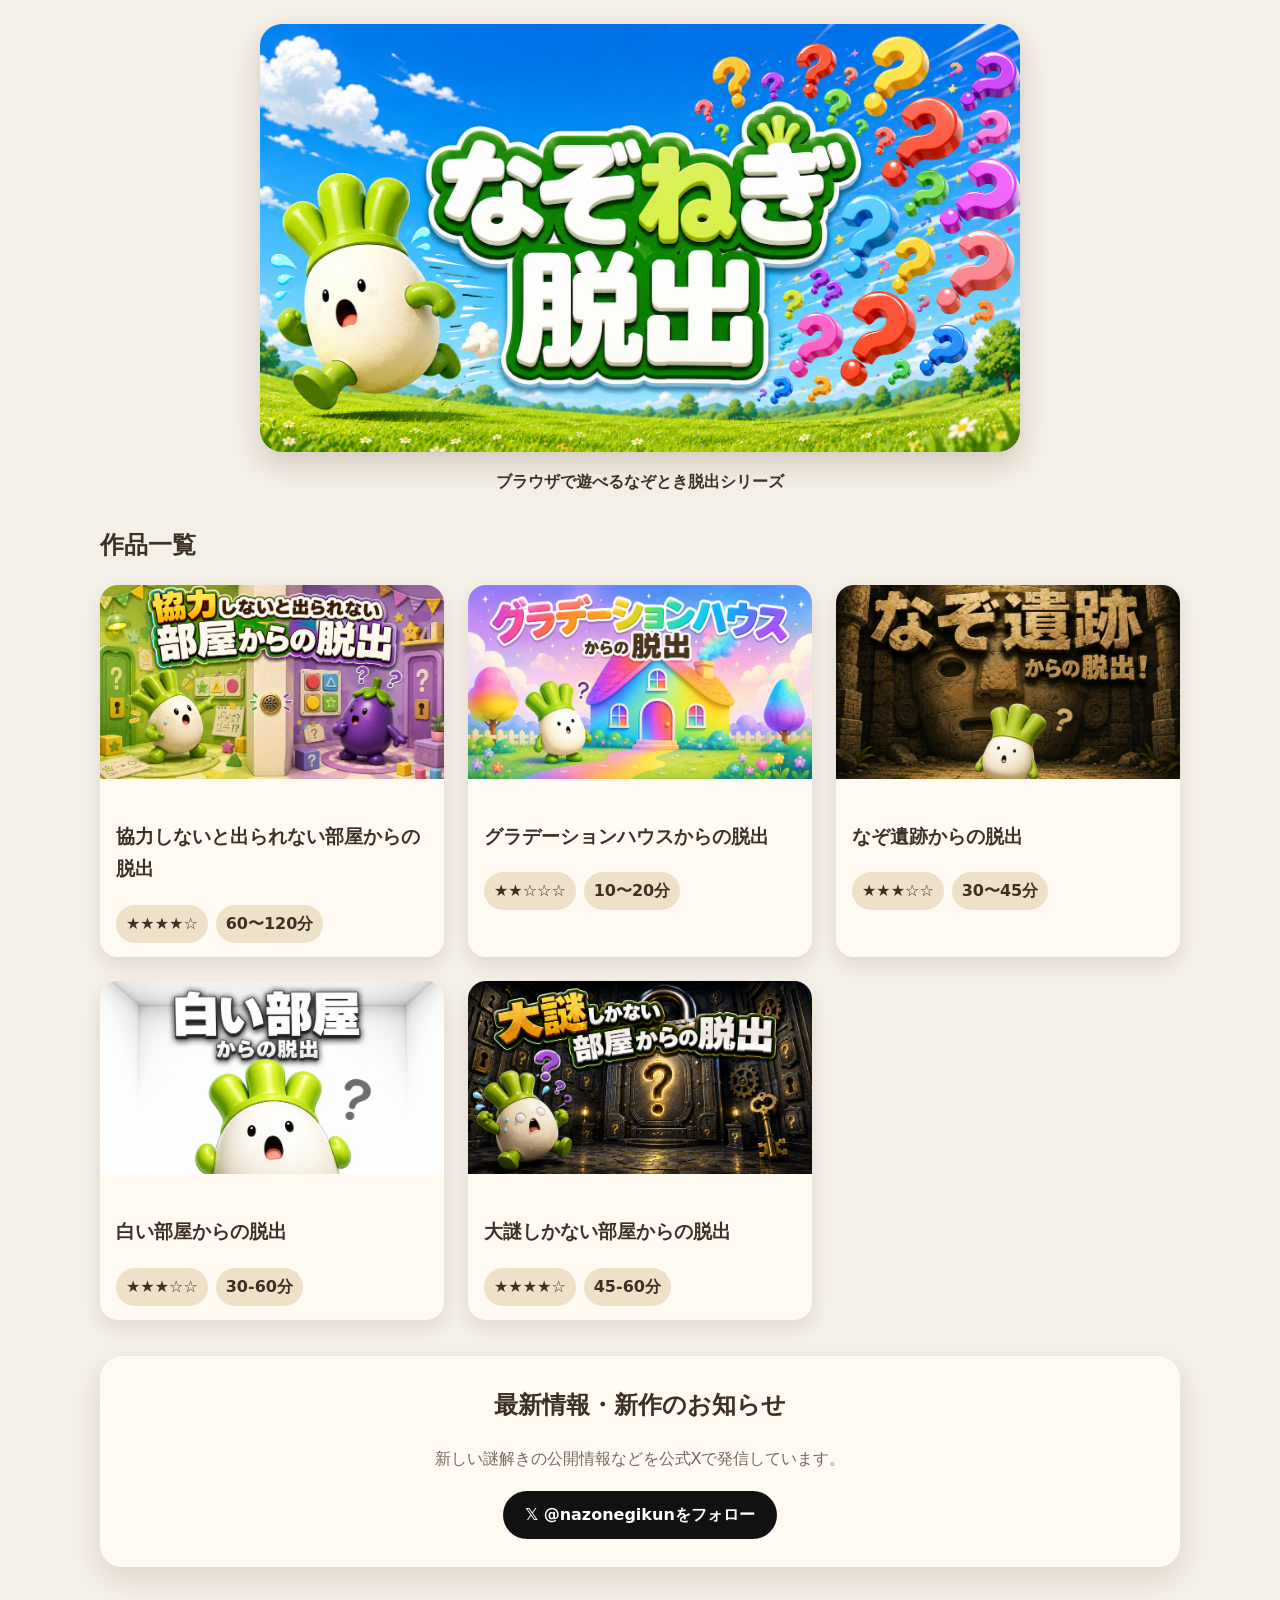
<file: index.html>
<!doctype html>
<html lang="ja">
<head>
  <meta charset="utf-8">
  <meta name="viewport" content="width=device-width,initial-scale=1">
  <link rel="icon" href="favicon.ico" sizes="any">
  <title>なぞねぎ脱出</title>
  <link rel="stylesheet" href="style.css">
</head>
<body>
  <main class="container">
    <header class="hero">
      <h1 class="hero-title">
        <img src="image/home-title.png" alt="なぞねぎ脱出">
      </h1>
      <p>ブラウザで遊べるなぞとき脱出シリーズ</p>
    </header>

    <h2>作品一覧</h2>
    <div id="workList" class="works"></div>

    <section class="x-card" aria-labelledby="x-card-title">
      <h2 id="x-card-title">最新情報・新作のお知らせ</h2>
      <p>新しい謎解きの公開情報などを公式Xで発信しています。</p>
      <a
        class="x-link"
        href="https://x.com/nazonegikun"
        target="_blank"
        rel="noopener noreferrer"
      >𝕏 @nazonegikunをフォロー</a>
    </section>
  </main>
  <script src="script.js"></script>
</body>
</html>
</file>
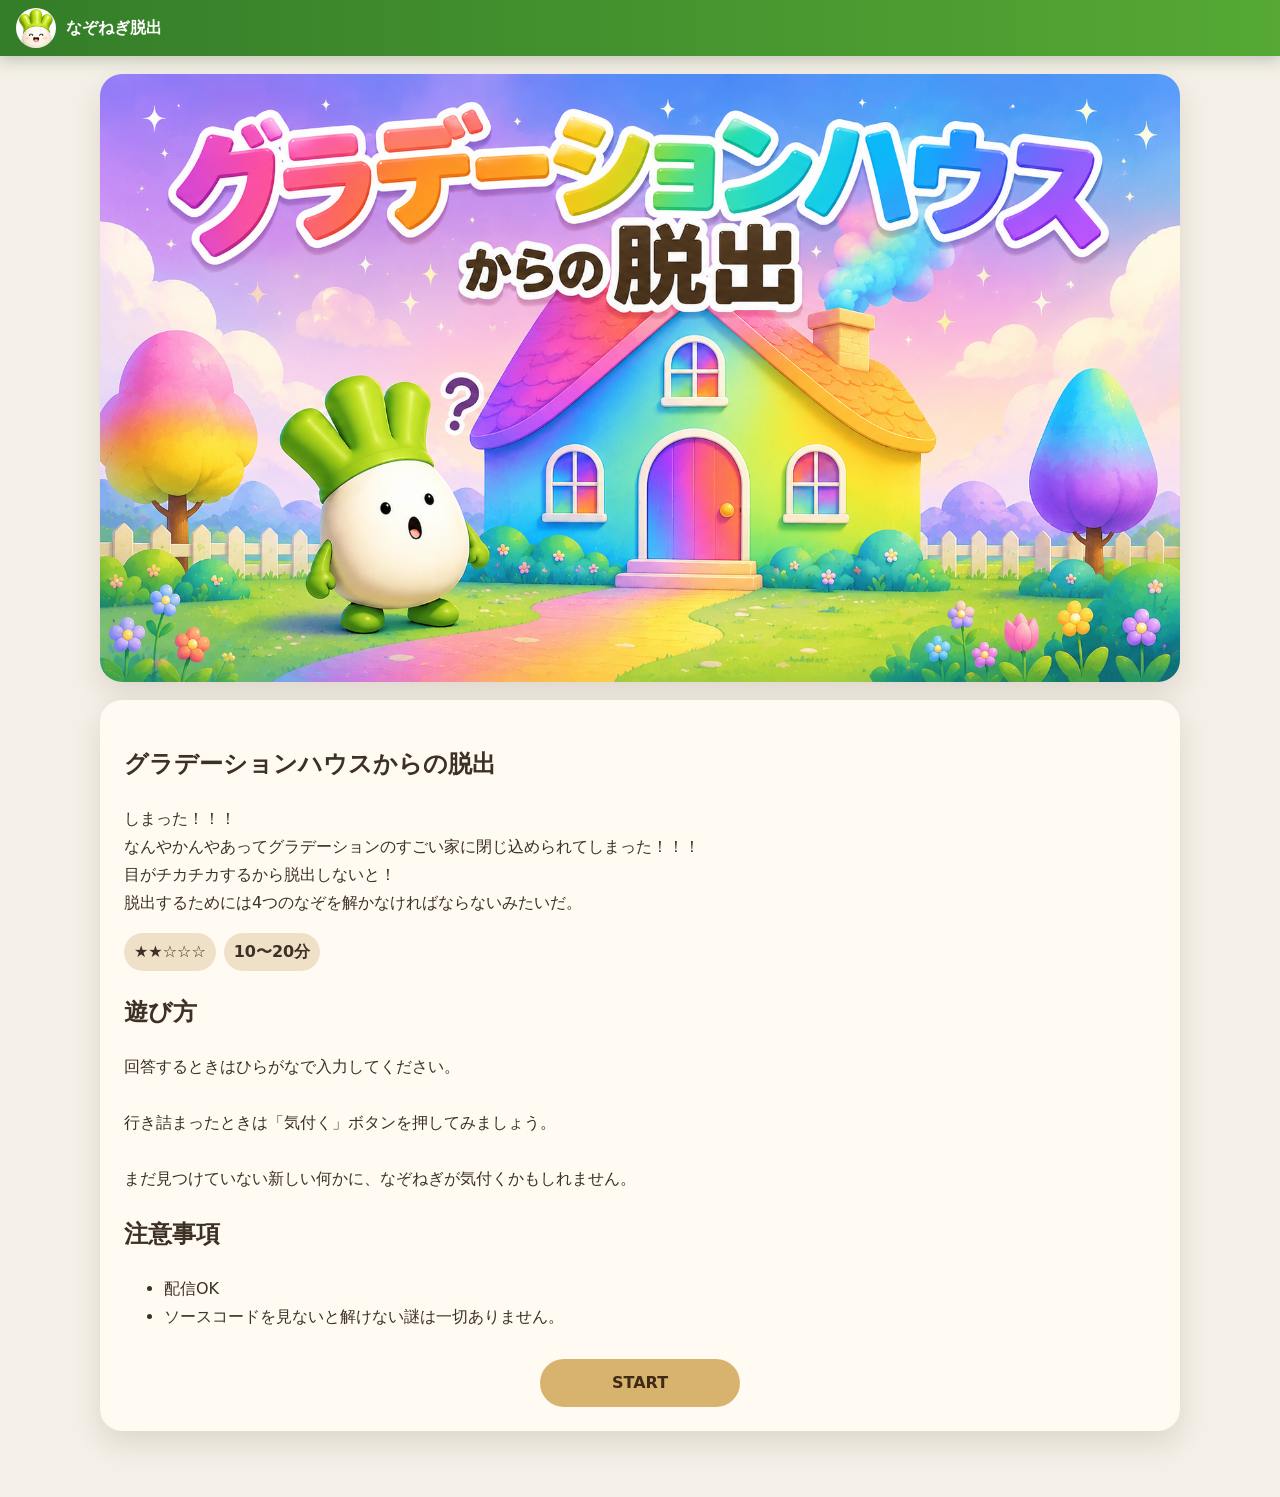
<file: works/gradient/index.html>
<!doctype html>
<html lang="ja">

<head>
    <meta charset="utf-8">
    <meta name="viewport" content="width=device-width, initial-scale=1">
    <link rel="icon" href="../../favicon.ico" sizes="any">

    <title>グラデーションハウスからの脱出｜ねぎなぞ脱出</title>

    <meta name="description" content="閉じ込められたなぞねぎと謎を解き、脱出を目指すブラウザ謎解き。">

    <meta property="og:type" content="website">

    <meta property="og:title" content="グラデーションハウスからの脱出｜ねぎなぞ脱出">

    <meta property="og:description" content="閉じ込められたなぞねぎと謎を解き、脱出を目指すブラウザ謎解き。">

    <meta property="og:url" content="https://nazonegi.github.io/home/works/gradient/">

    <meta property="og:image" content="https://nazonegi.github.io/home/works/gradient/images/title.png">

    <meta name="twitter:card" content="summary_large_image">

    <meta name="twitter:title" content="グラデーションハウスからの脱出｜ねぎなぞ脱出">

    <meta name="twitter:description" content="閉じ込められたなぞねぎと謎を解き、脱出を目指すブラウザ謎解き。">

    <meta name="twitter:image" content="https://nazonegi.github.io/home/works/gradient/images/title.png">

    <link rel="stylesheet" href="../../style.css">
    <script src="../../analytics.js"></script>
</head>

<body>
    <main id="titlePage" class="container">
        <a class="home-banner" href="../../" aria-label="なぞねぎ脱出のホームへ">
            <img src="../../favicon.ico" alt="">
            <span>なぞねぎ脱出</span>
        </a>
        <section class="card hero-card"><img id="titleImage"></section>
        <section class="card">
            <h1 id="gameTitle"></h1>
            <p id="intro" class="pre"></p>
            <div class="meta"><span id="difficulty"></span><span id="time"></span></div>
            <h2>遊び方</h2>
            <p id="howToPlay" class="pre"></p>
            <h2>注意事項</h2>
            <ul id="noticeList"></ul>
            <div class="start"><a href="game.html">START</a></div>
        </section>
    </main>
    <script src="../../script.js"></script>
</body>

</html>
</file>
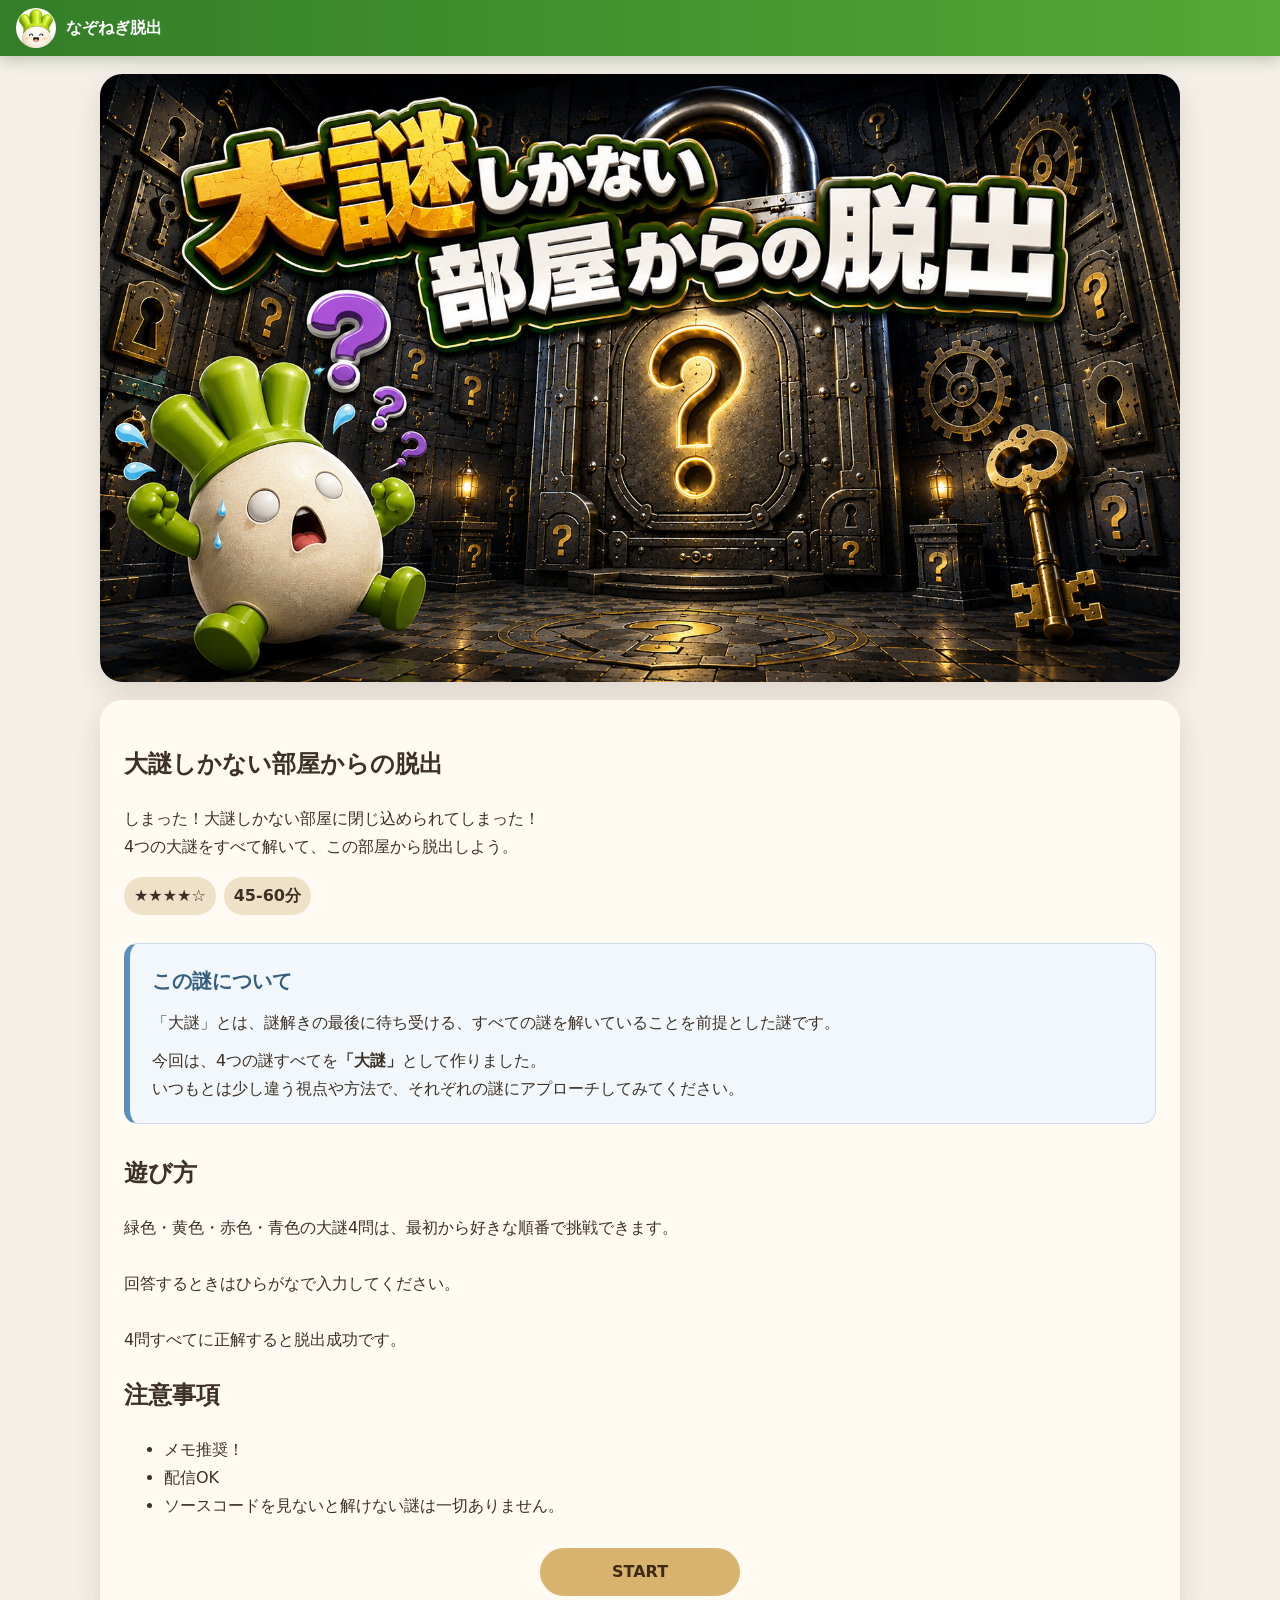
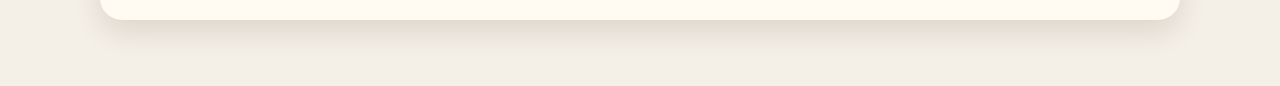
<file: works/onlylast/index.html>
<!doctype html>
<html lang="ja">

<head>
    <meta charset="utf-8">
    <meta name="viewport" content="width=device-width, initial-scale=1">
    <link rel="icon" href="../../favicon.ico" sizes="any">

    <title>大謎しかない部屋からの脱出｜ねぎなぞ脱出</title>

    <meta name="description" content="4つの大謎を好きな順番で解き、脱出を目指すブラウザ謎解き。">

    <meta property="og:type" content="website">

    <meta property="og:title" content="大謎しかない部屋からの脱出｜ねぎなぞ脱出">

    <meta property="og:description" content="4つの大謎を好きな順番で解き、脱出を目指すブラウザ謎解き。">

    <meta property="og:url" content="https://nazonegi.github.io/home/works/onlylast/">

    <meta property="og:image" content="https://nazonegi.github.io/home/works/onlylast/images/title.png">

    <meta name="twitter:card" content="summary_large_image">

    <meta name="twitter:title" content="大謎しかない部屋からの脱出｜ねぎなぞ脱出">

    <meta name="twitter:description" content="4つの大謎を好きな順番で解き、脱出を目指すブラウザ謎解き。">

    <meta name="twitter:image" content="https://nazonegi.github.io/home/works/onlylast/images/title.png">

    <link rel="stylesheet" href="../../style.css">
    <link rel="stylesheet" href="onlylast.css">
    <script src="../../analytics.js"></script>
</head>

<body>
    <main id="titlePage" class="container">
        <a class="home-banner" href="../../" aria-label="なぞねぎ脱出のホームへ">
            <img src="../../favicon.ico" alt="">
            <span>なぞねぎ脱出</span>
        </a>
        <section class="card hero-card"><img id="titleImage" alt="大謎しかない部屋からの脱出"></section>
        <section class="card">
            <h1 id="gameTitle"></h1>
            <p id="intro" class="pre"></p>
            <div class="meta"><span id="difficulty"></span><span id="time"></span></div>
            <aside class="about-puzzle" aria-labelledby="aboutPuzzleTitle">
                <h2 id="aboutPuzzleTitle">この謎について</h2>
                <p>「大謎」とは、謎解きの最後に待ち受ける、すべての謎を解いていることを前提とした謎です。</p>
                <p>今回は、4つの謎すべてを<strong>「大謎」</strong>として作りました。<br>
                    いつもとは少し違う視点や方法で、それぞれの謎にアプローチしてみてください。</p>
            </aside>
            <h2>遊び方</h2>
            <p id="howToPlay" class="pre"></p>
            <h2>注意事項</h2>
            <ul id="noticeList"></ul>
            <div class="start"><a href="game.html">START</a></div>
        </section>
    </main>
    <script src="../../script.js"></script>
    <script src="onlylast.js"></script>
</body>

</html>
</file>
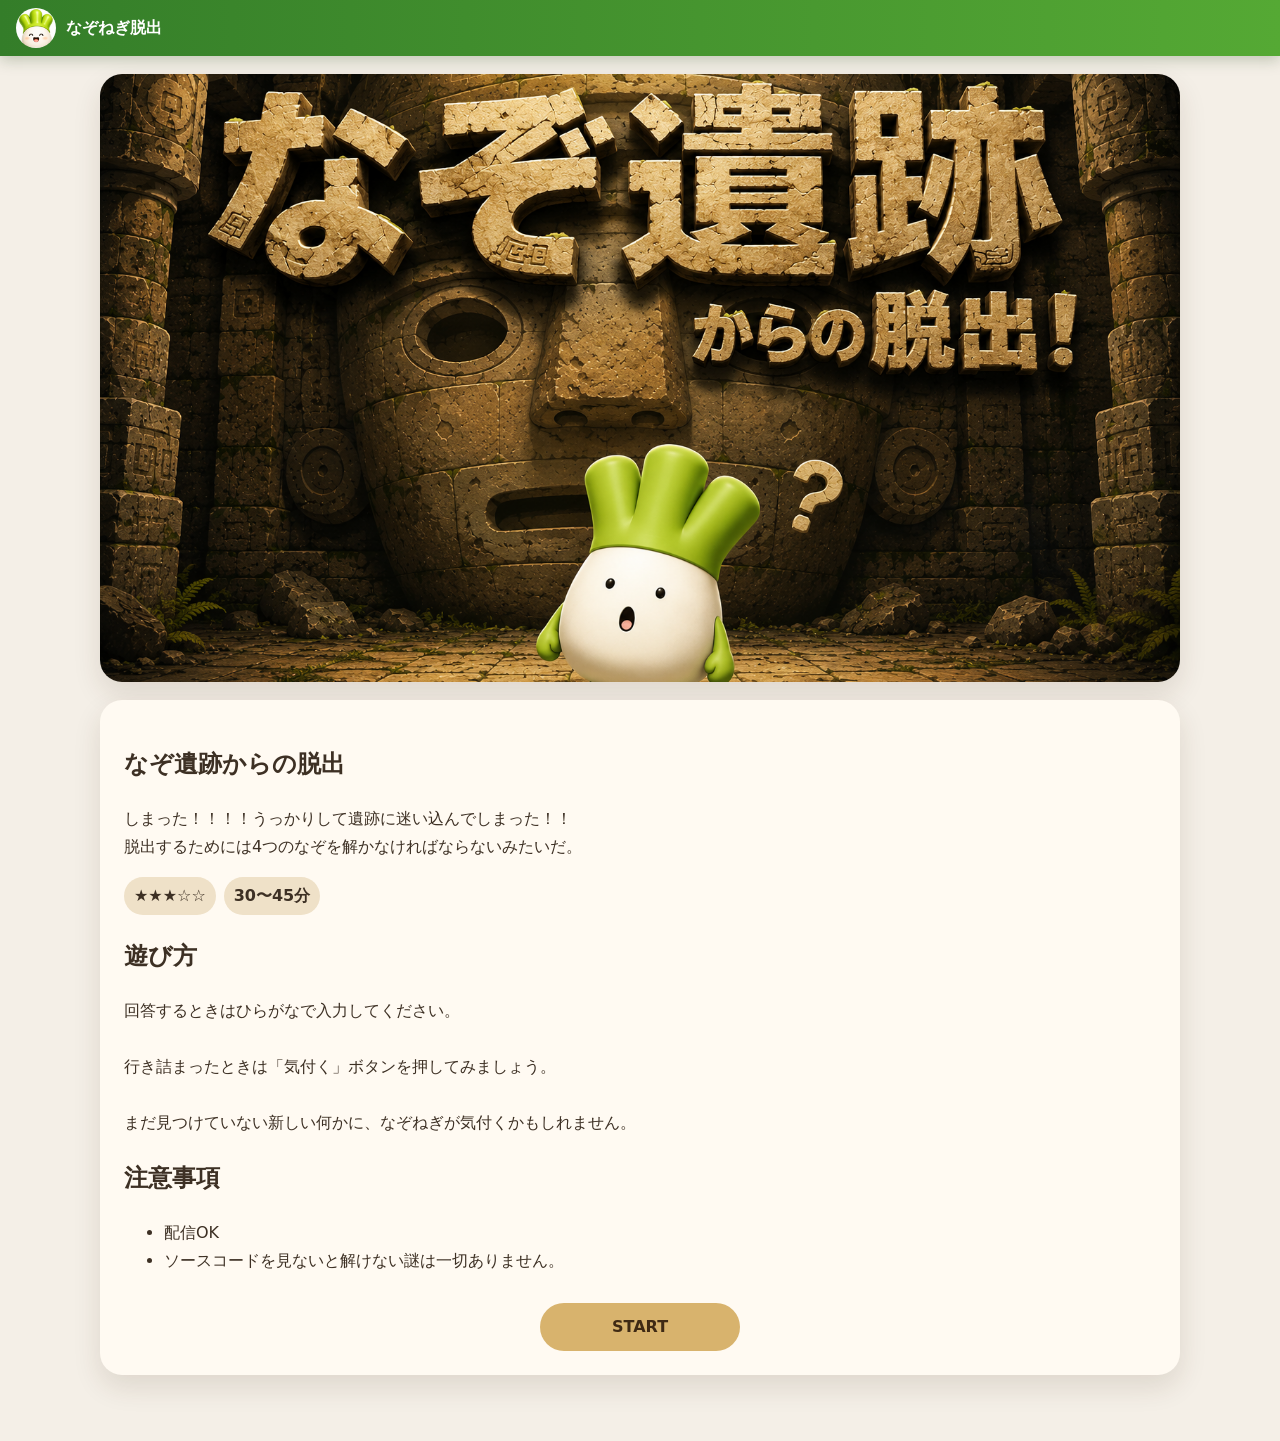
<file: works/temple/index.html>
<!doctype html>
<html lang="ja">

<head>
    <meta charset="utf-8">
    <meta name="viewport" content="width=device-width, initial-scale=1">
    <link rel="icon" href="../../favicon.ico" sizes="any">

    <title>なぞ遺跡からの脱出！｜ねぎなぞ脱出</title>

    <meta name="description" content="閉じ込められたなぞねぎと謎を解き、脱出を目指すブラウザ謎解き。">

    <meta property="og:type" content="website">

    <meta property="og:title" content="なぞ遺跡からの脱出！｜ねぎなぞ脱出">

    <meta property="og:description" content="閉じ込められたなぞねぎと謎を解き、脱出を目指すブラウザ謎解き。">

    <meta property="og:url" content="https://nazonegi.github.io/home/works/temple/">

    <meta property="og:image" content="https://nazonegi.github.io/home/works/temple/images/ogp.png">

    <meta name="twitter:card" content="summary_large_image">

    <meta name="twitter:title" content="なぞ遺跡からの脱出！｜ねぎなぞ脱出">

    <meta name="twitter:description" content="閉じ込められたなぞねぎと謎を解き、脱出を目指すブラウザ謎解き。">

    <meta name="twitter:image" content="https://nazonegi.github.io/home/works/temple/images/ogp.png">

    <link rel="stylesheet" href="../../style.css">
    <script src="../../analytics.js"></script>
</head>

<body>
    <main id="titlePage" class="container">
        <a class="home-banner" href="../../" aria-label="なぞねぎ脱出のホームへ">
            <img src="../../favicon.ico" alt="">
            <span>なぞねぎ脱出</span>
        </a>
        <section class="card hero-card"><img id="titleImage"></section>
        <section class="card">
            <h1 id="gameTitle"></h1>
            <p id="intro" class="pre"></p>
            <div class="meta"><span id="difficulty"></span><span id="time"></span></div>
            <h2>遊び方</h2>
            <p id="howToPlay" class="pre"></p>
            <h2>注意事項</h2>
            <ul id="noticeList"></ul>
            <div class="start"><a href="game.html">START</a></div>
        </section>
    </main>
    <script src="../../script.js"></script>
</body>

</html>
</file>
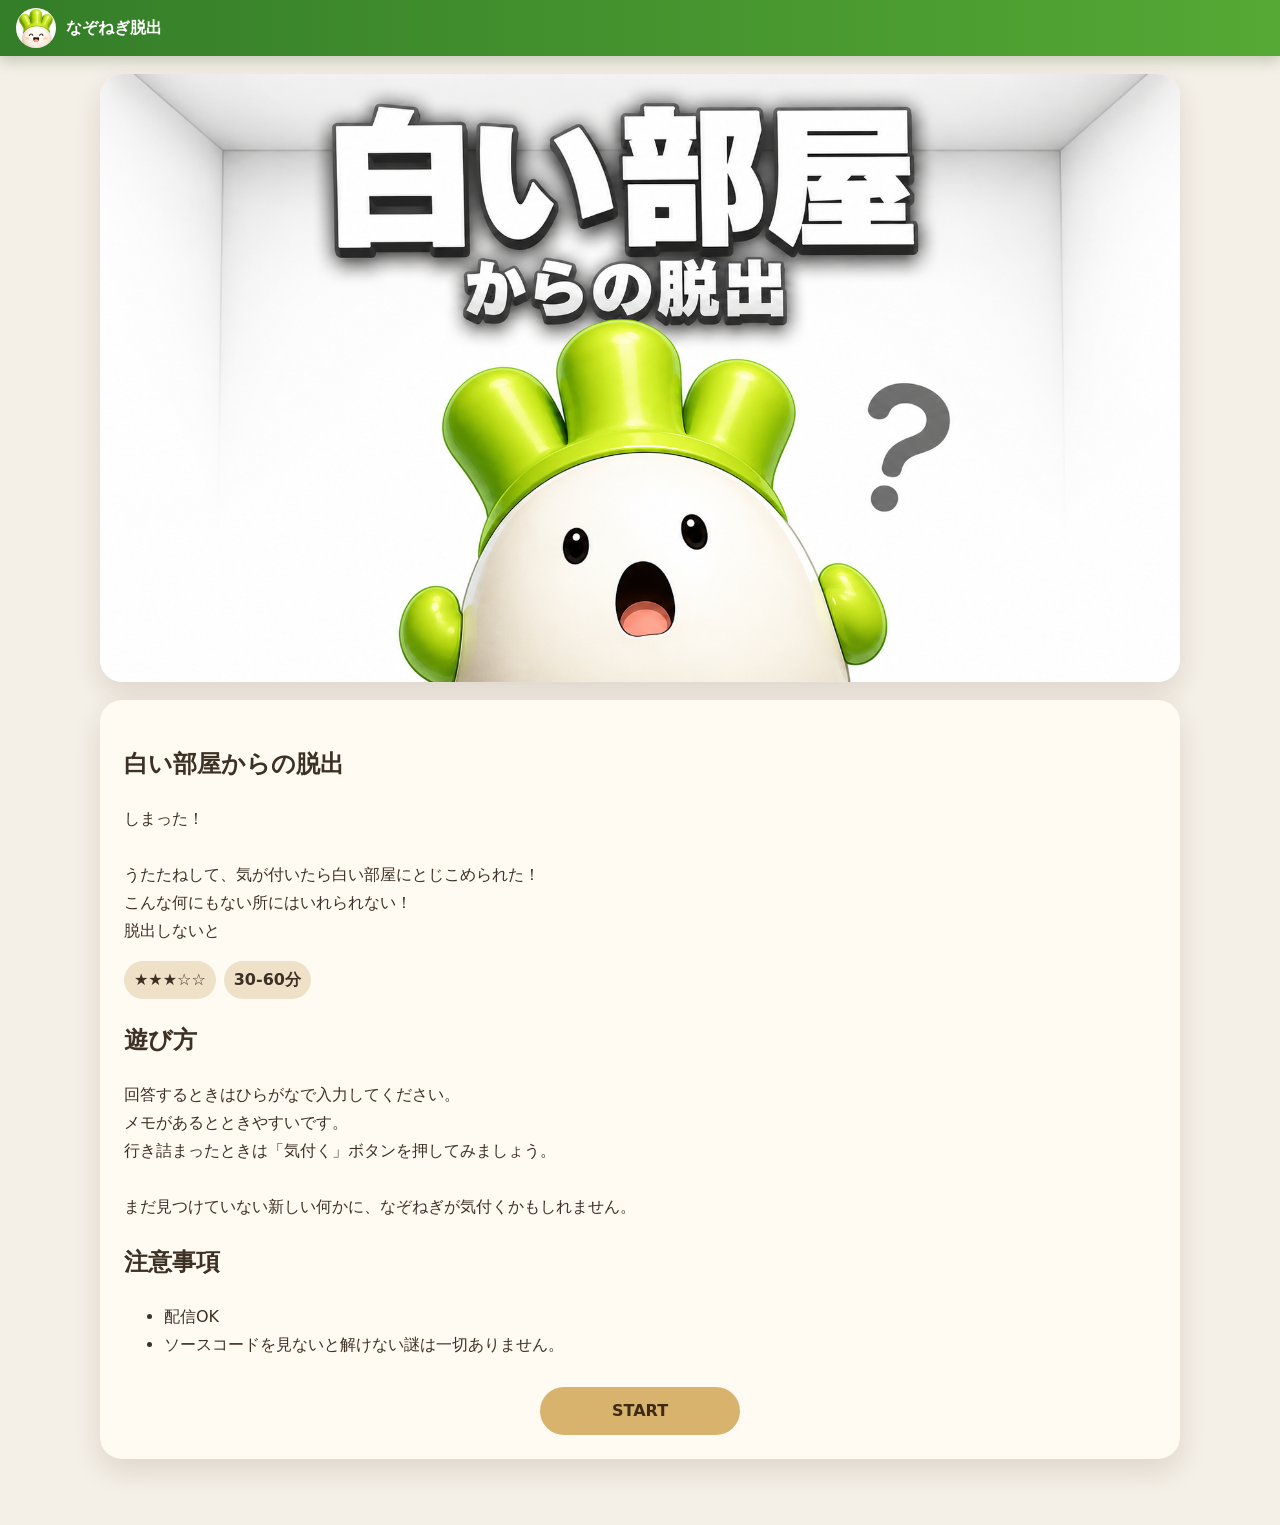
<file: works/whiteroom/index.html>
<!doctype html>
<html lang="ja">

<head>
    <meta charset="utf-8">
    <meta name="viewport" content="width=device-width, initial-scale=1">
    <link rel="icon" href="../../favicon.ico" sizes="any">

    <title>白い部屋からの脱出｜ねぎなぞ脱出</title>

    <meta name="description" content="閉じ込められたなぞねぎと謎を解き、脱出を目指すブラウザ謎解き。">

    <meta property="og:type" content="website">

    <meta property="og:title" content="白い部屋からの脱出｜ねぎなぞ脱出">

    <meta property="og:description" content="閉じ込められたなぞねぎと謎を解き、脱出を目指すブラウザ謎解き。">

    <meta property="og:url" content="https://nazonegi.github.io/home/works/whiteroom/">

    <meta property="og:image" content="https://nazonegi.github.io/home/works/whiteroom/images/title.png">

    <meta name="twitter:card" content="summary_large_image">

    <meta name="twitter:title" content="白い部屋からの脱出｜ねぎなぞ脱出">

    <meta name="twitter:description" content="閉じ込められたなぞねぎと謎を解き、脱出を目指すブラウザ謎解き。">

    <meta name="twitter:image" content="https://nazonegi.github.io/home/works/whiteroom/images/title.png">

    <link rel="stylesheet" href="../../style.css">
    <script src="../../analytics.js"></script>
</head>

<body>
    <main id="titlePage" class="container">
        <a class="home-banner" href="../../" aria-label="なぞねぎ脱出のホームへ">
            <img src="../../favicon.ico" alt="">
            <span>なぞねぎ脱出</span>
        </a>
        <section class="card hero-card"><img id="titleImage"></section>
        <section class="card">
            <h1 id="gameTitle"></h1>
            <p id="intro" class="pre"></p>
            <div class="meta"><span id="difficulty"></span><span id="time"></span></div>
            <h2>遊び方</h2>
            <p id="howToPlay" class="pre"></p>
            <h2>注意事項</h2>
            <ul id="noticeList"></ul>
            <div class="start"><a href="game.html">START</a></div>
        </section>
    </main>
    <script src="script.js"></script>
</body>

</html>
</file>
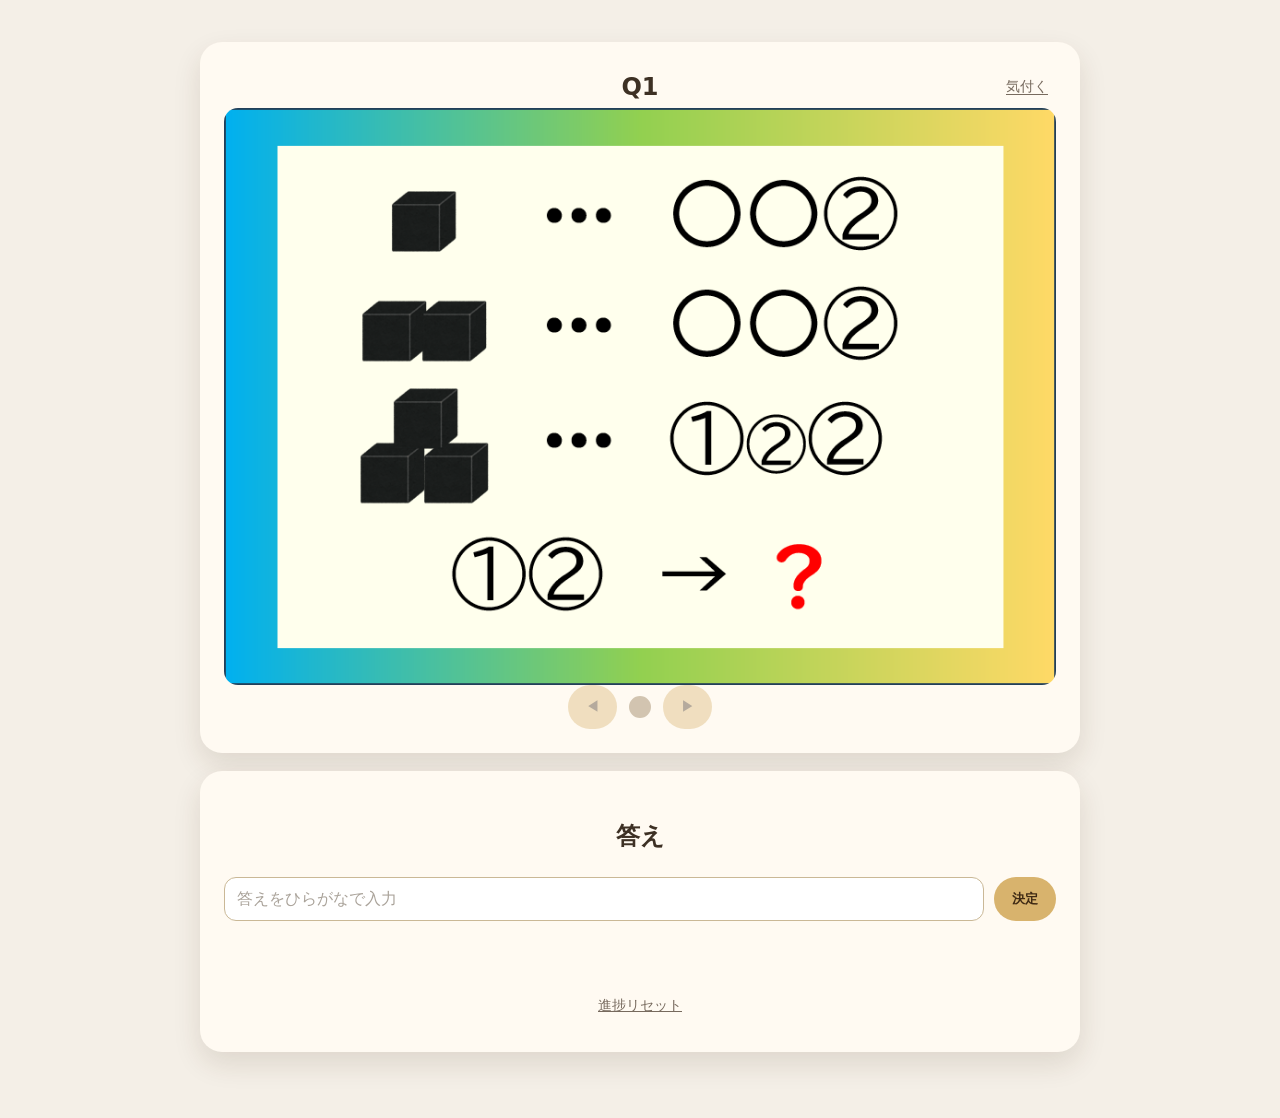
<file: works/gradient/game.html>
<!doctype html>
<html lang="ja">

<head>
    <meta charset="utf-8">
    <meta name="viewport" content="width=device-width,initial-scale=1">
    <link rel="icon" href="../../favicon.ico" sizes="any">
    <title>loading...</title>
    <link rel="stylesheet" href="../../style.css">
    <script src="../../analytics.js"></script>
</head>

<body>
    <main class="container game">
        <section class="card">
            <div class="question-header">
                <h1 id="questionLabel" class="qlabel"></h1>
                <button id="noticeButton" class="notice-link">気付く</button>
            </div>
            <img id="questionImage" class="puzzle" alt="謎画像">
            <p id="lastAnswer" class="submitted hidden"></p>
            <nav class="pager"><button id="prevButton">◀</button>
                <div id="stepNav"></div><button id="nextButton">▶</button>
            </nav>
        </section>
        <section class="card answer">
            <h2>答え</h2>
            <div class="answerrow"><input id="answerInput" autocomplete="off"><button id="answerButton">決定</button>
            </div>
            <p id="wrongMessage" class="ng"></p>
            <div class="resetarea"><button id="progressResetButton" class="resetlink">進捗リセット</button></div>
        </section>
    </main>
    <div id="modal" class="overlay hidden">
        <div class="modalbox"><button id="modalClose" class="close">×</button>
            <div id="modalContent"></div>
        </div>
    </div>
    <div id="viewer" class="overlay viewer hidden"><button id="viewerClose" class="close">×</button><img
            id="viewerImage"></div>
    <script src="../../script.js"></script>
</body>

</html>
</file>
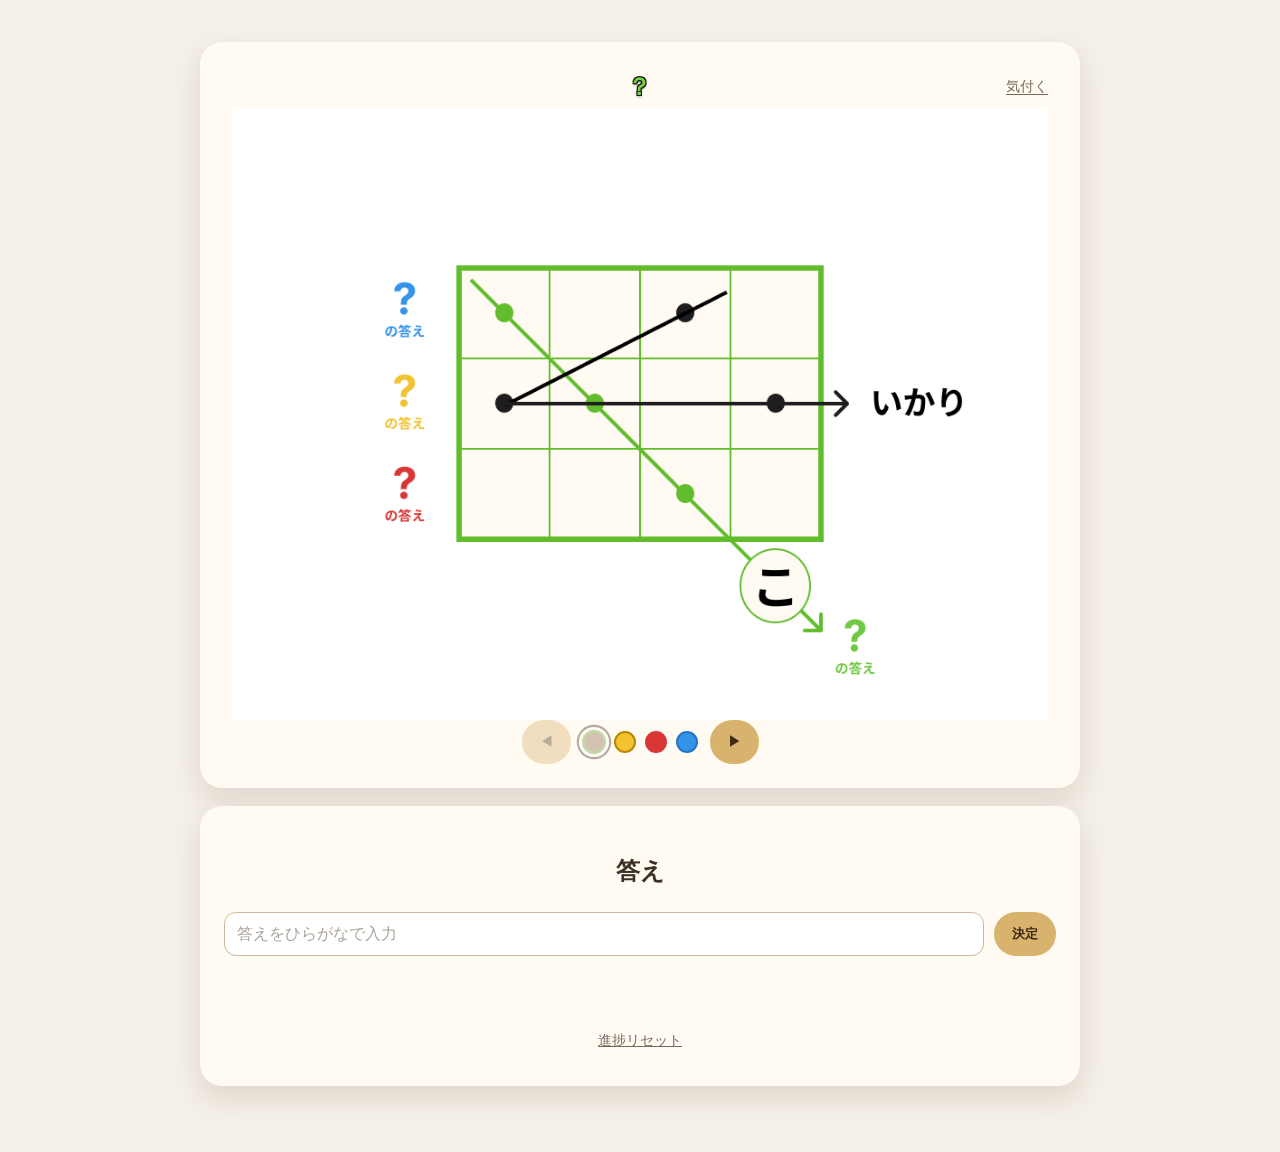
<file: works/onlylast/game.html>
<!doctype html>
<html lang="ja">

<head>
    <meta charset="utf-8">
    <meta name="viewport" content="width=device-width,initial-scale=1">
    <link rel="icon" href="../../favicon.ico" sizes="any">
    <title>loading...</title>
    <link rel="stylesheet" href="../../style.css">
    <link rel="stylesheet" href="onlylast.css">
    <script src="../../analytics.js"></script>
</head>

<body>
    <main class="container game">
        <section class="card">
            <div class="question-header">
                <h1 id="questionLabel" class="qlabel"></h1>
                <button id="noticeButton" class="notice-link">気付く</button>
            </div>
            <img id="questionImage" class="puzzle" alt="謎画像">
            <div id="yellowPuzzle" class="yellow-puzzle hidden">
                <div class="yellow-expanded-content">
                    <div id="yellowBoard" class="yellow-board" aria-label="YELLOWの文字盤"></div>
                    <p class="yellow-instruction">できた英単語を日本語にした4文字が答え</p>
                </div>
                <div class="yellow-actions">
                    <div class="yellow-expand-toolbar">
                        <button id="yellowExpandButton" class="yellow-expand-button" type="button"
                            aria-expanded="false">拡大</button>
                    </div>
                    <button id="yellowResetButton" class="yellow-reset" type="button" aria-label="選択をリセット">
                        <span class="yellow-reset-icon" aria-hidden="true">↻</span>
                        <span class="yellow-reset-label">選択をリセット</span>
                    </button>
                </div>
            </div>
            <div id="bluePuzzle" class="blue-puzzle hidden">
                <section class="blue-rules" aria-labelledby="blueRulesTitle">
                    <h2 id="blueRulesTitle">ルール</h2>
                    <p>
                        水色マスを以下のルールにしたがい一筆書きで結んだとき、
                        5の倍数番目のマスの指示に従え。
                    </p>
                    <ul>
                        <li>水色のマスの[謎の答え][イラストの文字]が辞書の昇順になるようにすべてのマスを通ること</li>
                        <li>水色のマスからスタートして、水色のマスにゴールすること</li>
                        <li>最初の水色マスを1マス目とする</li>
                        <li>太い線は横切ることができず、タテ・ヨコにしか進めない</li>
                    </ul>
                </section>
                <div class="blue-expanded-content">
                    <div id="blueGrid" class="blue-grid" aria-label="BLUEのルート選択盤面"></div>
                    <p id="blueRouteMessage" class="blue-route-message" aria-live="polite"></p>
                    <div class="blue-extraction">
                        <p>5の倍数番目の文字</p>
                        <div id="blueExtractedLetters" class="blue-extracted-letters"></div>
                    </div>
                </div>
                <div class="blue-actions">
                    <div class="blue-expand-toolbar">
                        <button id="blueExpandButton" class="blue-expand-button" type="button"
                            aria-expanded="false">拡大</button>
                    </div>
                    <button id="blueResetButton" class="blue-reset" type="button" aria-label="ルートをリセット">
                        <span class="blue-reset-icon" aria-hidden="true">↻</span>
                        <span class="blue-reset-label">ルートをリセット</span>
                    </button>
                </div>
            </div>
            <p id="lastAnswer" class="submitted hidden"></p>
            <nav class="pager"><button id="prevButton">◀</button>
                <div id="stepNav"></div><button id="nextButton">▶</button>
            </nav>
        </section>
        <section class="card answer">
            <h2>答え</h2>
            <div class="answerrow"><input id="answerInput" autocomplete="off"><button id="answerButton">決定</button>
            </div>
            <p id="wrongMessage" class="ng"></p>
            <div class="resetarea"><button id="progressResetButton" class="resetlink">進捗リセット</button></div>
        </section>
    </main>
    <div id="modal" class="overlay hidden">
        <div class="modalbox"><button id="modalClose" class="close">×</button>
            <div id="modalContent"></div>
        </div>
    </div>
    <div id="viewer" class="overlay viewer hidden"><button id="viewerClose" class="close">×</button><img
            id="viewerImage" alt="謎画像の拡大表示"></div>
    <script src="../../script.js"></script>
    <script src="onlylast.js"></script>
</body>

</html>
</file>
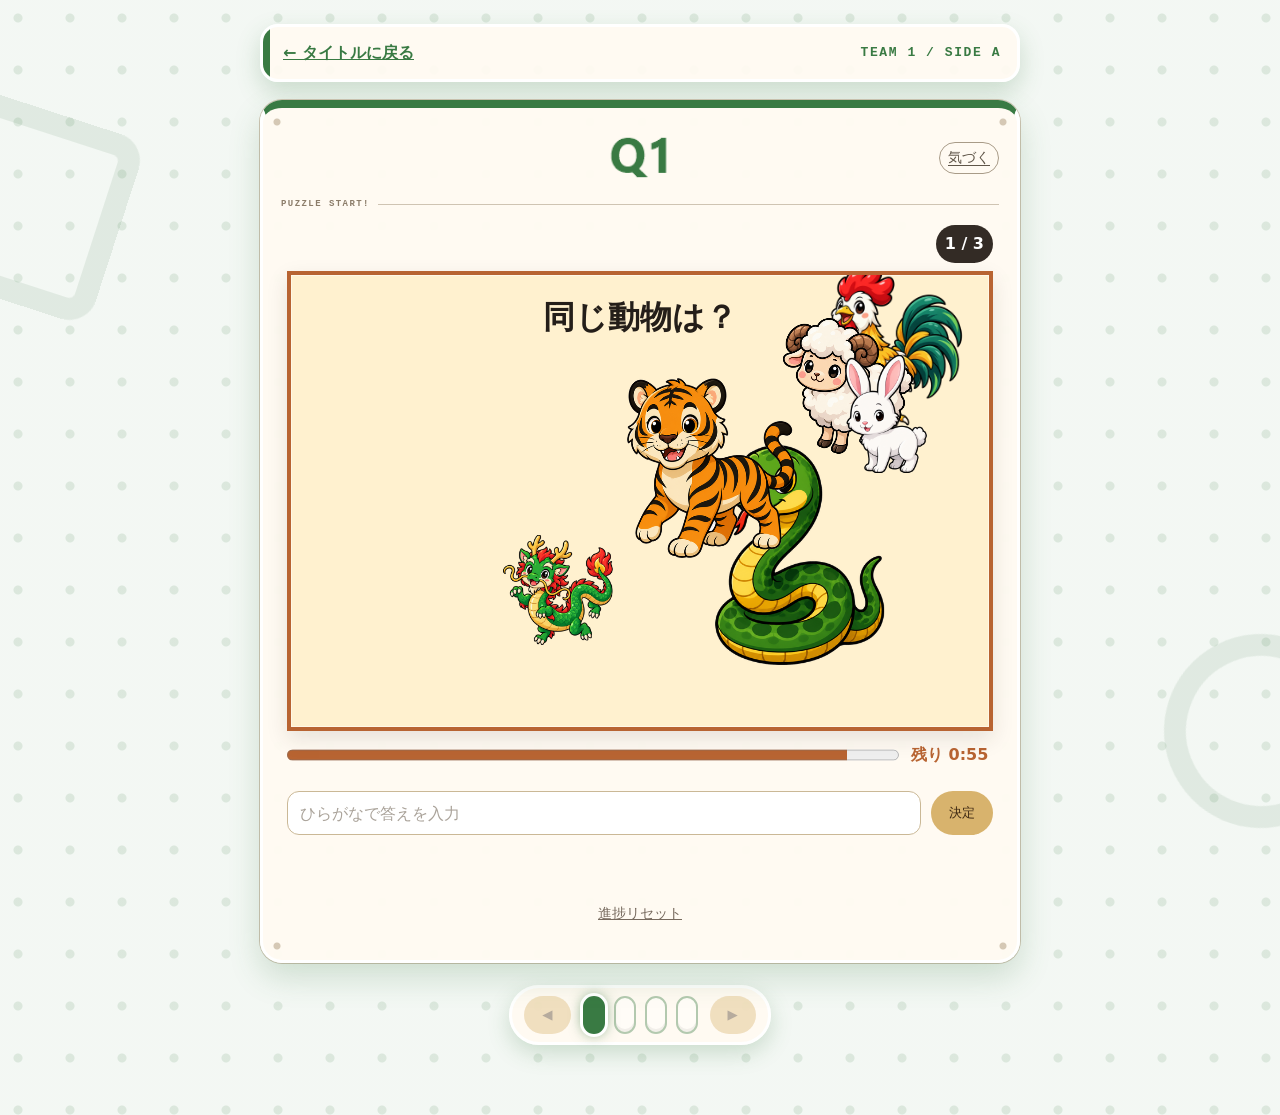
<file: works/team1/sideA.html>
<!doctype html>
<html lang="ja">
<head>
  <meta charset="utf-8">
  <meta name="viewport" content="width=device-width, initial-scale=1, viewport-fit=cover">
  <link rel="icon" href="../../favicon.ico" sizes="any">
  <title>なぞねぎ側｜協力しないと出られない部屋からの脱出</title>
  <meta name="description" content="二人で別々の画面を見て、情報を共有しながら挑む協力型のブラウザ謎解きゲームです。">
  <meta property="og:type" content="website">
  <meta property="og:title" content="協力しないと出られない部屋からの脱出｜なぞねぎ脱出">
  <meta property="og:description" content="二人で別々の画面を見て、情報を共有しながら挑む協力型のブラウザ謎解きゲームです。">
  <meta property="og:url" content="https://nazonegi.github.io/home/works/team1/">
  <meta property="og:image" content="https://nazonegi.github.io/home/works/team1/images/title.png">
  <meta name="twitter:card" content="summary_large_image">
  <meta name="twitter:title" content="協力しないと出られない部屋からの脱出｜なぞねぎ脱出">
  <meta name="twitter:description" content="二人で別々の画面を見て、情報を共有しながら挑む協力型のブラウザ謎解きゲームです。">
  <meta name="twitter:image" content="https://nazonegi.github.io/home/works/team1/images/title.png">
  <link rel="stylesheet" href="../../style.css">
    <link rel="stylesheet" href="team1.css?v=20260918-2">
  <script src="../../analytics.js"></script>
</head>
<body class="side-page side-a">
  <main class="container game team-game">
    <header class="side-header">
      <a href="index.html">← タイトルに戻る</a>
      <span>TEAM 1 / SIDE A</span>
    </header>
    <section id="question1" class="card q1-card game-question hidden">
      <div class="question-header">
        <h1 class="qlabel"><img class="question-number-image" src="images/sideA/q2-label.png" alt="Q2"></h1>
        <button id="noticeButton" class="notice-link" type="button">気づく</button>
      </div>

      <p class="q1-instruction">マスよめ</p>

      <div id="letterGrid" class="letter-grid" aria-label="ひらがなのマス"></div>

      <div class="round-timer q2-round-timer">
        <progress id="q2RoundProgress" max="120" value="120"></progress>
        <span id="q2RoundTimeText">残り 2:00</span>
      </div>

      <div id="imageLane" class="image-lane" aria-label="右から左へ流れる4つの画像">
        <img data-runner="0" alt="">
        <img data-runner="1" alt="">
        <img data-runner="2" alt="">
        <img data-runner="3" alt="">
        <button id="laneFullscreenClose" class="lane-fullscreen-close" type="button" aria-label="拡大表示を閉じる">×</button>
      </div>
      <button id="laneFullscreenButton" class="lane-fullscreen-button" type="button">拡大</button>
      <p id="q1SubmittedAnswer" class="submitted hidden"></p>
    </section>

    <section id="question2" class="card q2-card game-question hidden">
      <div class="question-header">
        <h1 class="qlabel"><img class="question-number-image" src="images/sideA/q3-label.png" alt="Q3"></h1>
        <button id="q2NoticeButton" class="notice-link" type="button">気づく</button>
      </div>

      <div class="coop-maze-layout">
        <div>
          <button class="zoom-image-button" type="button" aria-label="なぞなすの迷路を拡大">
            <img class="partner-maze-image zoomable-image" src="images/sideA/q2-nasu-maze.png" alt="なぞなすの迷路">
          </button>
        </div>

        <div>
          <div class="maze-controller" aria-label="なぞねぎの迷路操作">
            <button type="button" data-move="up" aria-label="上へ進む"><span class="direction-triangle" aria-hidden="true"></span></button>
            <button type="button" data-move="left" aria-label="左へ進む"><span class="direction-triangle" aria-hidden="true"></span></button>
            <img class="controller-player" src="images/sideA/negi-player-marker.png" alt="">
            <button type="button" data-move="right" aria-label="右へ進む"><span class="direction-triangle" aria-hidden="true"></span></button>
            <button type="button" data-move="down" aria-label="下へ進む"><span class="direction-triangle" aria-hidden="true"></span></button>
          </div>
        </div>
      </div>

      <div class="route-guide" aria-label="Sから4つの画像を通ってG">
        <button class="route-node" type="button" aria-label="Sの画像を拡大"><img class="zoomable-image" src="images/sideA/q2-route-start.png" alt="S"></button>
        <button class="route-node" type="button" aria-label="経路画像1を拡大"><img class="zoomable-image" src="images/sideA/q2-route-1.png" alt="経路画像1"></button>
        <button class="route-node" type="button" aria-label="経路画像2を拡大"><img class="zoomable-image" src="images/sideA/q2-route-2.png" alt="経路画像2"></button>
        <button class="route-node" type="button" aria-label="経路画像3を拡大"><img class="zoomable-image" src="images/sideA/q2-route-3.png" alt="経路画像3"></button>
        <button class="route-node" type="button" aria-label="経路画像4を拡大"><img class="zoomable-image" src="images/sideA/q2-route-4.png" alt="経路画像4"></button>
        <button class="route-node" type="button" aria-label="Gの画像を拡大"><img class="zoomable-image" src="images/sideA/q2-route-goal.png" alt="G"></button>
      </div>
      <div id="routeText" class="route-text" aria-live="polite" aria-label="経路で得たひらがな"></div>
      <div class="q2-actions">
        <button id="mazeResetButton" type="button">リセット</button>
      </div>
      <p id="mazeMessage" class="ng" aria-live="polite"></p>
      <p id="q2SubmittedAnswer" class="submitted hidden"></p>
    </section>

    <section id="questionLast" class="card last-card game-question">
      <div class="question-header">
        <h1 class="qlabel"><img class="question-number-image" src="images/sideA/q1-label.png" alt="Q1"></h1>
        <button id="q3NoticeButton" class="notice-link" type="button">気づく</button>
      </div>

      <div class="q1-stage-meta"><span id="q1StageStatus" class="q1-stage-status">1 / 3</span></div>
      <div id="zodiacStage" class="zodiac-stage q1-challenge-stage" aria-label="動き回るイラスト">
        <p id="q1StagePrompt" class="q1-stage-prompt">同じ動物は？</p>
      </div>
      <div class="round-timer">
        <progress id="roundProgress" max="60" value="60"></progress>
        <span id="roundTimeText">残り 1:00</span>
      </div>
      <div class="q1-stage-answer">
        <div class="answerrow">
          <input id="lastAnswerInput" autocomplete="off" inputmode="text" placeholder="ひらがなで答えを入力" aria-label="Q1の答え">
          <button id="lastAnswerButton" type="button">決定</button>
        </div>
        <p id="lastWrongMessage" class="ng" aria-live="polite"></p>
        <p id="lastSubmittedAnswer" class="submitted hidden"></p>
        <div class="resetarea"><button class="progress-reset-button resetlink" type="button">進捗リセット</button></div>
      </div>
    </section>

    <section id="questionFinal" class="card final-puzzle-card game-question hidden">
      <div class="question-header">
        <h1 class="qlabel">LAST</h1>
        <button id="finalNoticeButton" class="notice-link" type="button">気づく</button>
      </div>
      <p class="spot-difference-label">まちがい</p>
      <div id="spotDifferenceView" class="spot-difference-view">
        <div id="negiSpotGrid" class="spot-difference-grid flip-card-grid" aria-label="めくれる15枚の画像">
          <div class="spot-tile"><img src="images/last/A1.png" alt="A1"></div>
          <div class="spot-tile"><img src="images/last/A2.png" alt="A2"></div>
          <div class="spot-tile"><img src="images/last/A3.png" alt="A3"></div>
          <div class="spot-tile"><img src="images/last/A4.png" alt="A4"></div>
          <div class="spot-tile"><img src="images/last/A5.png" alt="A5"></div>
          <div class="spot-tile"><img src="images/last/B1.png" alt="B1"></div>
          <div class="spot-tile"><img src="images/last/B2.png" alt="B2"></div>
          <div class="spot-tile"><img src="images/last/B3.png" alt="B3"></div>
          <div class="spot-tile"><img src="images/last/B4.png" alt="B4"></div>
          <div class="spot-tile"><img src="images/last/B5.png" alt="B5"></div>
          <div class="spot-tile"><img src="images/last/C1.png" alt="C1"></div>
          <div class="spot-tile"><img src="images/last/C2.png" alt="C2"></div>
          <div class="spot-tile"><img src="images/last/C3.png" alt="C3"></div>
          <div class="spot-tile"><img src="images/last/C4.png" alt="C4"></div>
          <div class="spot-tile"><img src="images/last/C5.png" alt="C5"></div>
        </div>
        <button id="spotFullscreenClose" class="spot-fullscreen-close" type="button" aria-label="拡大表示を閉じる">×</button>
      </div>
      <p id="finalLengthHint" class="final-length-hint" aria-live="polite"></p>
      <button id="spotFullscreenButton" class="spot-fullscreen-button" type="button">拡大</button>
    </section>

    <nav class="pager team-pager" aria-label="問題の切り替え">
      <button id="prevQuestionButton" type="button" aria-label="前の問題">◀</button>
      <div id="questionSteps">
        <button class="dot current" type="button" data-question="0" aria-label="Q1"></button>
        <button class="dot" type="button" data-question="1" aria-label="Q2" disabled></button>
        <button class="dot" type="button" data-question="2" aria-label="Q3" disabled></button>
        <button class="dot" type="button" data-question="3" aria-label="LAST" disabled></button>
      </div>
      <button id="nextQuestionButton" type="button" aria-label="次の問題" disabled>▶</button>
    </nav>

    <section id="q1AnswerCard" class="card answer hidden">
      <h2>こたえ</h2>
      <div class="answerrow">
        <input id="answerInput" autocomplete="off" placeholder="答えを入力" aria-label="Q2の答え">
        <button id="answerButton" type="button">決定</button>
      </div>
      <p id="wrongMessage" class="ng" aria-live="polite"></p>
      <div class="resetarea"><button class="progress-reset-button resetlink" type="button">進捗リセット</button></div>
    </section>

    <section id="q2AnswerCard" class="card answer hidden">
      <h2>こたえ</h2>
      <div class="answerrow">
        <input id="q2AnswerInput" autocomplete="off" placeholder="答えを入力" aria-label="Q3の答え">
        <button id="q2AnswerButton" type="button">決定</button>
      </div>
      <p id="q2WrongMessage" class="ng" aria-live="polite"></p>
      <div class="resetarea"><button class="progress-reset-button resetlink" type="button">進捗リセット</button></div>
    </section>

    <section id="finalAnswerCard" class="card answer hidden">
      <h2>こたえ</h2>
      <div class="answerrow">
        <input id="finalAnswerInput" autocomplete="off" placeholder="答えを入力" aria-label="LASTの答え">
        <button id="finalAnswerButton" type="button">決定</button>
      </div>
      <p id="finalWrongMessage" class="ng" aria-live="polite"></p>
      <p id="finalSubmittedAnswer" class="submitted hidden"></p>
      <div class="resetarea"><button class="progress-reset-button resetlink" type="button">進捗リセット</button></div>
    </section>
  </main>

  <div id="modal" class="overlay hidden" role="dialog" aria-modal="true" aria-labelledby="modalTitle">
    <div class="modalbox">
      <button id="modalClose" class="close" type="button" aria-label="閉じる">×</button>
      <div id="modalContent"></div>
    </div>
  </div>
  <div id="viewer" class="overlay viewer hidden" role="dialog" aria-modal="true" aria-label="画像の拡大表示">
    <button id="viewerClose" class="close" type="button" aria-label="閉じる">×</button>
    <img id="viewerImage" alt="">
  </div>
  <script src="team1-last-algorithm.js"></script>
  <script src="team1-sidea.js"></script>
</body>
</html>
</file>
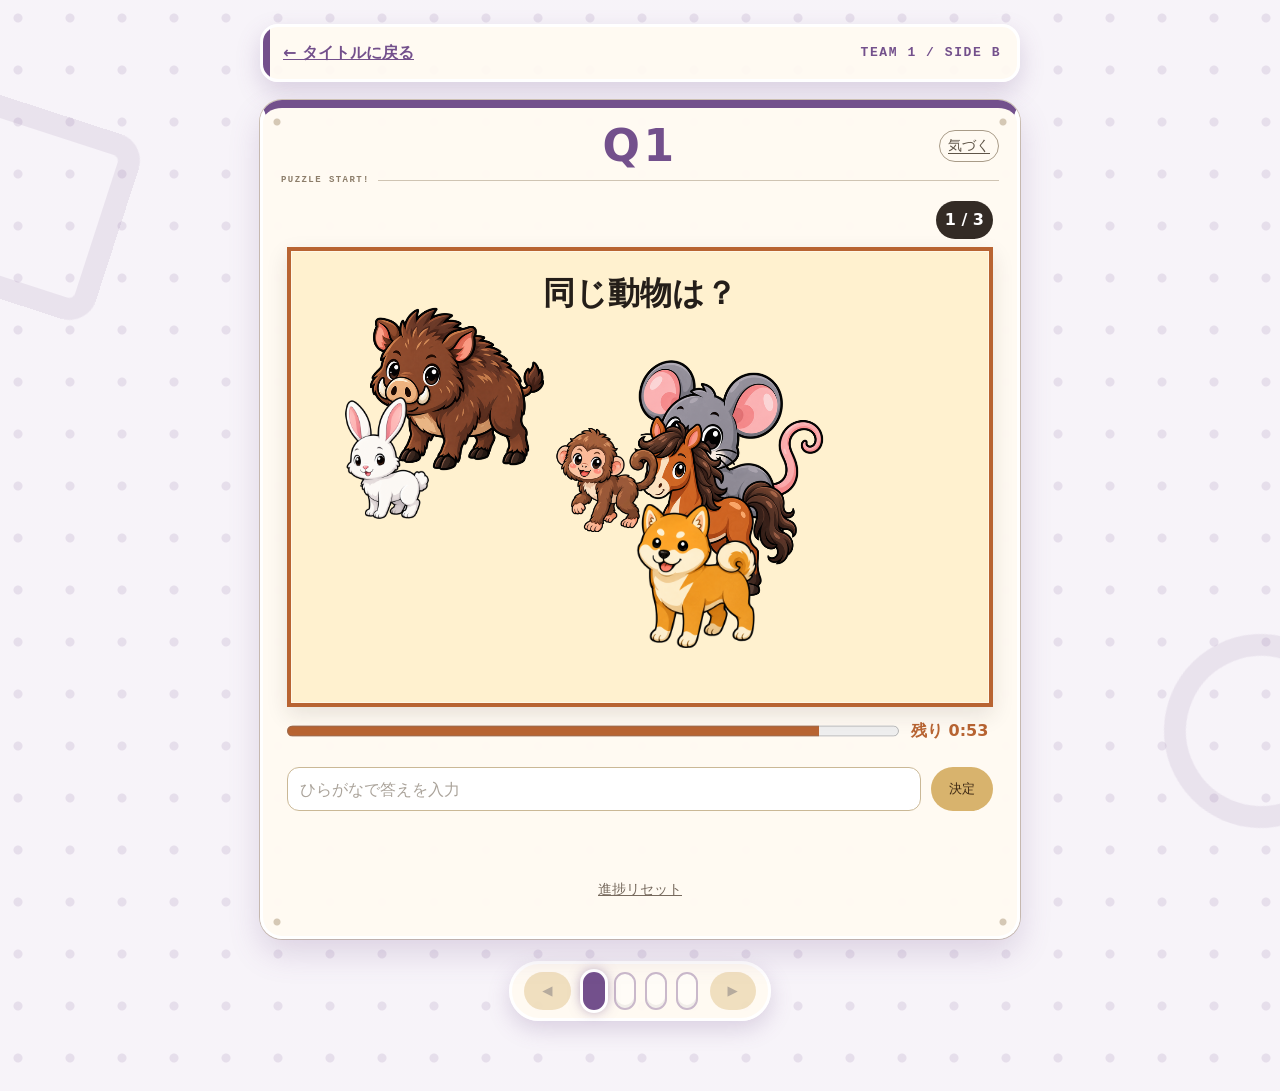
<file: works/team1/sideB.html>
<!doctype html>
<html lang="ja">
<head>
  <meta charset="utf-8">
  <meta name="viewport" content="width=device-width, initial-scale=1, viewport-fit=cover">
  <link rel="icon" href="../../favicon.ico" sizes="any">
  <title>なぞなす側｜協力しないと出られない部屋からの脱出</title>
  <meta name="description" content="二人で別々の画面を見て、情報を共有しながら挑む協力型のブラウザ謎解きゲームです。">
  <meta property="og:type" content="website">
  <meta property="og:title" content="協力しないと出られない部屋からの脱出｜なぞねぎ脱出">
  <meta property="og:description" content="二人で別々の画面を見て、情報を共有しながら挑む協力型のブラウザ謎解きゲームです。">
  <meta property="og:url" content="https://nazonegi.github.io/home/works/team1/">
  <meta property="og:image" content="https://nazonegi.github.io/home/works/team1/images/title.png">
  <meta name="twitter:card" content="summary_large_image">
  <meta name="twitter:title" content="協力しないと出られない部屋からの脱出｜なぞねぎ脱出">
  <meta name="twitter:description" content="二人で別々の画面を見て、情報を共有しながら挑む協力型のブラウザ謎解きゲームです。">
  <meta name="twitter:image" content="https://nazonegi.github.io/home/works/team1/images/title.png">
  <link rel="stylesheet" href="../../style.css">
    <link rel="stylesheet" href="team1.css?v=20260918-2">
  <script src="../../analytics.js"></script>
</head>
<body class="side-page side-b">
  <main class="container game team-game">
    <header class="side-header">
      <a href="index.html">← タイトルに戻る</a>
      <span>TEAM 1 / SIDE B</span>
    </header>
    <section id="question1" class="card q1-card game-question hidden">
      <div class="question-header">
        <h1 class="qlabel">Q2</h1>
        <button id="noticeButton" class="notice-link" type="button">気づく</button>
      </div>
      <p class="q1-instruction">マスよめ</p>
      <div id="letterGrid" class="letter-grid" aria-label="ひらがなのマス"></div>
      <div class="round-timer q2-round-timer">
        <progress id="q2RoundProgress" max="120" value="120"></progress>
        <span id="q2RoundTimeText">残り 2:00</span>
      </div>
      <div id="imageLane" class="image-lane" aria-label="右から左へ流れる4つの絵">
        <img data-runner="0" alt="">
        <img data-runner="1" alt="">
        <img data-runner="2" alt="">
        <img data-runner="3" alt="">
        <button id="laneFullscreenClose" class="lane-fullscreen-close" type="button" aria-label="拡大表示を閉じる">×</button>
      </div>
      <button id="laneFullscreenButton" class="lane-fullscreen-button" type="button">拡大</button>
      <p id="q1SubmittedAnswer" class="submitted hidden"></p>
    </section>

    <section id="question2" class="card q2-card game-question hidden">
      <div class="question-header">
        <h1 class="qlabel">Q3</h1>
        <button id="q2NoticeButton" class="notice-link" type="button">気づく</button>
      </div>

      <div class="coop-maze-layout">
        <div>
          <button class="zoom-image-button" type="button" aria-label="なぞねぎの迷路を拡大">
            <img class="partner-maze-image zoomable-image" src="images/sideB/q2-negi-maze.png" alt="なぞねぎの迷路">
          </button>
        </div>
        <div>
          <div class="maze-controller" aria-label="なぞなすの迷路操作">
            <button type="button" data-move="up" aria-label="上へ進む"><span class="direction-triangle" aria-hidden="true"></span></button>
            <button type="button" data-move="left" aria-label="左へ進む"><span class="direction-triangle" aria-hidden="true"></span></button>
            <img class="controller-player" src="images/sideB/nasu-player-marker.png" alt="">
            <button type="button" data-move="right" aria-label="右へ進む"><span class="direction-triangle" aria-hidden="true"></span></button>
            <button type="button" data-move="down" aria-label="下へ進む"><span class="direction-triangle" aria-hidden="true"></span></button>
          </div>
        </div>
      </div>

      <div class="route-guide" aria-label="Sから4つの画像を通ってG">
        <button class="route-node" type="button" aria-label="Sの画像を拡大"><img class="zoomable-image" src="images/sideB/q2-route-start.png" alt="S"></button>
        <button class="route-node" type="button" aria-label="経路画像1を拡大"><img class="zoomable-image" src="images/sideB/q2-route-1.png" alt="骨"></button>
        <button class="route-node" type="button" aria-label="経路画像2を拡大"><img class="zoomable-image" src="images/sideB/q2-route-2.png" alt="魚"></button>
        <button class="route-node" type="button" aria-label="経路画像3を拡大"><img class="zoomable-image" src="images/sideB/q2-route-3.png" alt="黒い棒"></button>
        <button class="route-node" type="button" aria-label="経路画像4を拡大"><img class="zoomable-image" src="images/sideB/q2-route-4.png" alt="交差した道具"></button>
        <button class="route-node" type="button" aria-label="Gの画像を拡大"><img class="zoomable-image" src="images/sideB/q2-route-goal.png" alt="G"></button>
      </div>
      <div id="routeText" class="route-text" aria-live="polite" aria-label="経路で得たひらがな"></div>
      <div class="q2-actions">
        <button id="mazeResetButton" type="button">リセット</button>
      </div>
      <p id="mazeMessage" class="ng" aria-live="polite"></p>
      <p id="q2SubmittedAnswer" class="submitted hidden"></p>
    </section>

    <section id="questionLast" class="card last-card game-question">
      <div class="question-header">
        <h1 class="qlabel">Q1</h1>
        <button id="q3NoticeButton" class="notice-link" type="button">気づく</button>
      </div>

      <div class="q1-stage-meta"><span id="q1StageStatus" class="q1-stage-status">1 / 3</span></div>
      <div id="zodiacStage" class="zodiac-stage q1-challenge-stage" aria-label="動き回るイラスト">
        <p id="q1StagePrompt" class="q1-stage-prompt">同じ動物は？</p>
      </div>
      <div class="round-timer">
        <progress id="roundProgress" max="60" value="60"></progress>
        <span id="roundTimeText">残り 1:00</span>
      </div>
      <div class="q1-stage-answer">
        <div class="answerrow">
          <input id="lastAnswerInput" autocomplete="off" inputmode="text" placeholder="ひらがなで答えを入力" aria-label="Q1の答え">
          <button id="lastAnswerButton" type="button">決定</button>
        </div>
        <p id="lastWrongMessage" class="ng" aria-live="polite"></p>
        <p id="lastSubmittedAnswer" class="submitted hidden"></p>
        <div class="resetarea"><button class="progress-reset-button resetlink" type="button">進捗リセット</button></div>
      </div>
    </section>

    <section id="questionFinal" class="card final-puzzle-card game-question hidden">
      <div class="question-header">
        <h1 class="qlabel">LAST</h1>
        <button id="finalNoticeButton" class="notice-link" type="button">気づく</button>
      </div>
      <p class="spot-difference-label">めくれ</p>
      <div id="spotDifferenceView" class="spot-difference-view">
        <div id="spotDifferenceRows" class="spot-difference-rows" aria-label="間違い探しの画像"></div>
        <button id="spotFullscreenClose" class="spot-fullscreen-close" type="button" aria-label="拡大表示を閉じる">×</button>
      </div>
      <p id="finalLengthHint" class="final-length-hint" aria-live="polite"></p>
      <button id="spotFullscreenButton" class="spot-fullscreen-button" type="button">拡大</button>
    </section>

    <nav class="pager team-pager" aria-label="問題の切り替え">
      <button id="prevQuestionButton" type="button" aria-label="前の問題">◀</button>
      <div id="questionSteps">
        <button class="dot current" type="button" data-question="0" aria-label="Q1"></button>
        <button class="dot" type="button" data-question="1" aria-label="Q2" disabled></button>
        <button class="dot" type="button" data-question="2" aria-label="Q3" disabled></button>
        <button class="dot" type="button" data-question="3" aria-label="LAST" disabled></button>
      </div>
      <button id="nextQuestionButton" type="button" aria-label="次の問題" disabled>▶</button>
    </nav>

    <section id="q1AnswerCard" class="card answer hidden">
      <h2>こたえ</h2>
      <div class="answerrow">
        <input id="answerInput" autocomplete="off" placeholder="答えを入力" aria-label="Q2の答え">
        <button id="answerButton" type="button">決定</button>
      </div>
      <p id="wrongMessage" class="ng" aria-live="polite"></p>
      <div class="resetarea"><button class="progress-reset-button resetlink" type="button">進捗リセット</button></div>
    </section>

    <section id="q2AnswerCard" class="card answer hidden">
      <h2>こたえ</h2>
      <div class="answerrow">
        <input id="q2AnswerInput" autocomplete="off" placeholder="答えを入力" aria-label="Q3の答え">
        <button id="q2AnswerButton" type="button">決定</button>
      </div>
      <p id="q2WrongMessage" class="ng" aria-live="polite"></p>
      <div class="resetarea"><button class="progress-reset-button resetlink" type="button">進捗リセット</button></div>
    </section>

    <section id="finalAnswerCard" class="card answer hidden">
      <h2>こたえ</h2>
      <div class="answerrow">
        <input id="finalAnswerInput" autocomplete="off" placeholder="答えを入力" aria-label="LASTの答え">
        <button id="finalAnswerButton" type="button">決定</button>
      </div>
      <p id="finalWrongMessage" class="ng" aria-live="polite"></p>
      <p id="finalSubmittedAnswer" class="submitted hidden"></p>
      <div class="resetarea"><button class="progress-reset-button resetlink" type="button">進捗リセット</button></div>
    </section>
  </main>

  <div id="modal" class="overlay hidden" role="dialog" aria-modal="true" aria-labelledby="modalTitle">
    <div class="modalbox">
      <button id="modalClose" class="close" type="button" aria-label="閉じる">×</button>
      <div id="modalContent"></div>
    </div>
  </div>
  <div id="viewer" class="overlay viewer hidden" role="dialog" aria-modal="true" aria-label="画像の拡大表示">
    <button id="viewerClose" class="close" type="button" aria-label="閉じる">×</button>
    <img id="viewerImage" alt="">
  </div>
  <script src="team1-last-algorithm.js"></script>
  <script src="team1-sideb.js"></script>
</body>
</html>
</file>
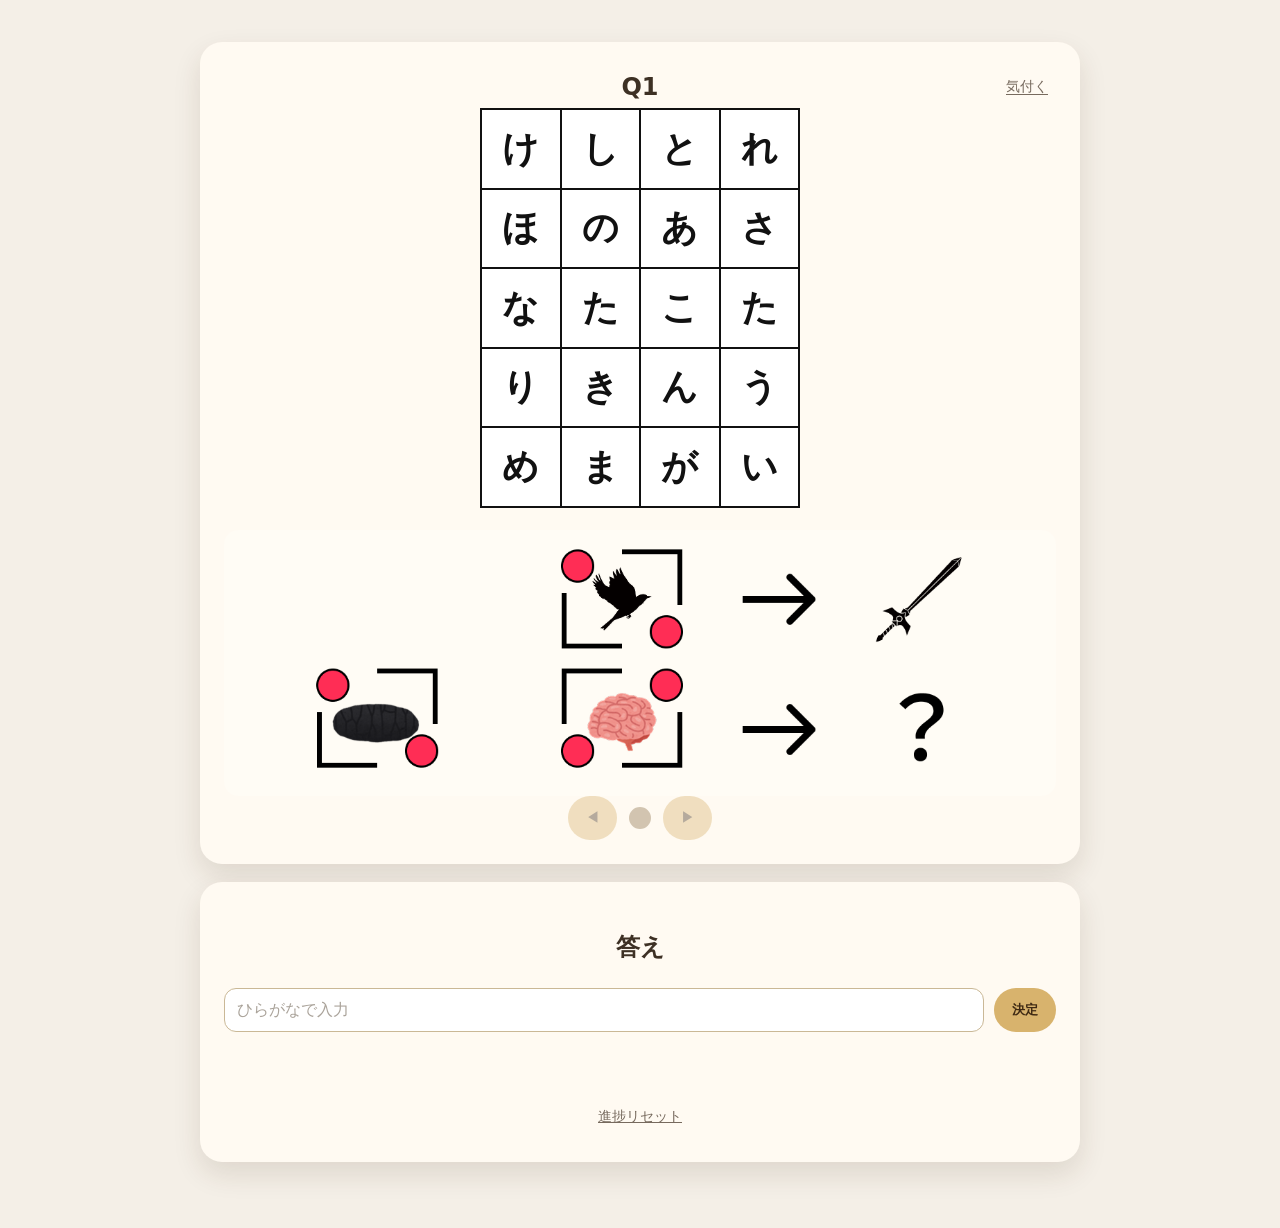
<file: works/temple/game.html>
<!doctype html>
<html lang="ja">

<head>
  <meta charset="utf-8">
  <meta name="viewport" content="width=device-width,initial-scale=1">
  <link rel="icon" href="../../favicon.ico" sizes="any">
  <title>loading...</title>
  <link rel="stylesheet" href="../../style.css">
  <link rel="stylesheet" href="temple.css">
  <script src="../../analytics.js"></script>
</head>

<body>
  <main class="container game">
    <section class="card">
      <div class="question-header">
        <h1 id="questionLabel" class="qlabel"></h1>
        <button id="noticeButton" class="notice-link">気付く</button>
      </div>
      <div id="templeGridArea" class="temple-grid-area" aria-label="Q1文字マス">
        <div id="templeLetterGrid" class="temple-letter-grid"></div>
      </div>
      <img id="questionImage" class="puzzle">
      <p id="lastAnswer" class="submitted hidden"></p>
      <nav class="pager"><button id="prevButton">◀</button>
        <div id="stepNav"></div><button id="nextButton">▶</button>
      </nav>
    </section>
    <section class="card answer">
      <h2>答え</h2>
      <div class="answerrow"><input id="answerInput" autocomplete="off"><button id="answerButton">決定</button></div>
      <p id="wrongMessage" class="ng"></p>
      <div class="resetarea"><button id="progressResetButton" class="resetlink">進捗リセット</button></div>
    </section>
  </main>
  <div id="modal" class="overlay hidden">
    <div class="modalbox"><button id="modalClose" class="close">×</button>
      <div id="modalContent"></div>
    </div>
  </div>
  <div id="viewer" class="overlay viewer hidden"><button id="viewerClose" class="close">×</button><img id="viewerImage">
  </div>
  <script src="../../script.js"></script>
  <script src="temple.js"></script>
</body>

</html>
</file>
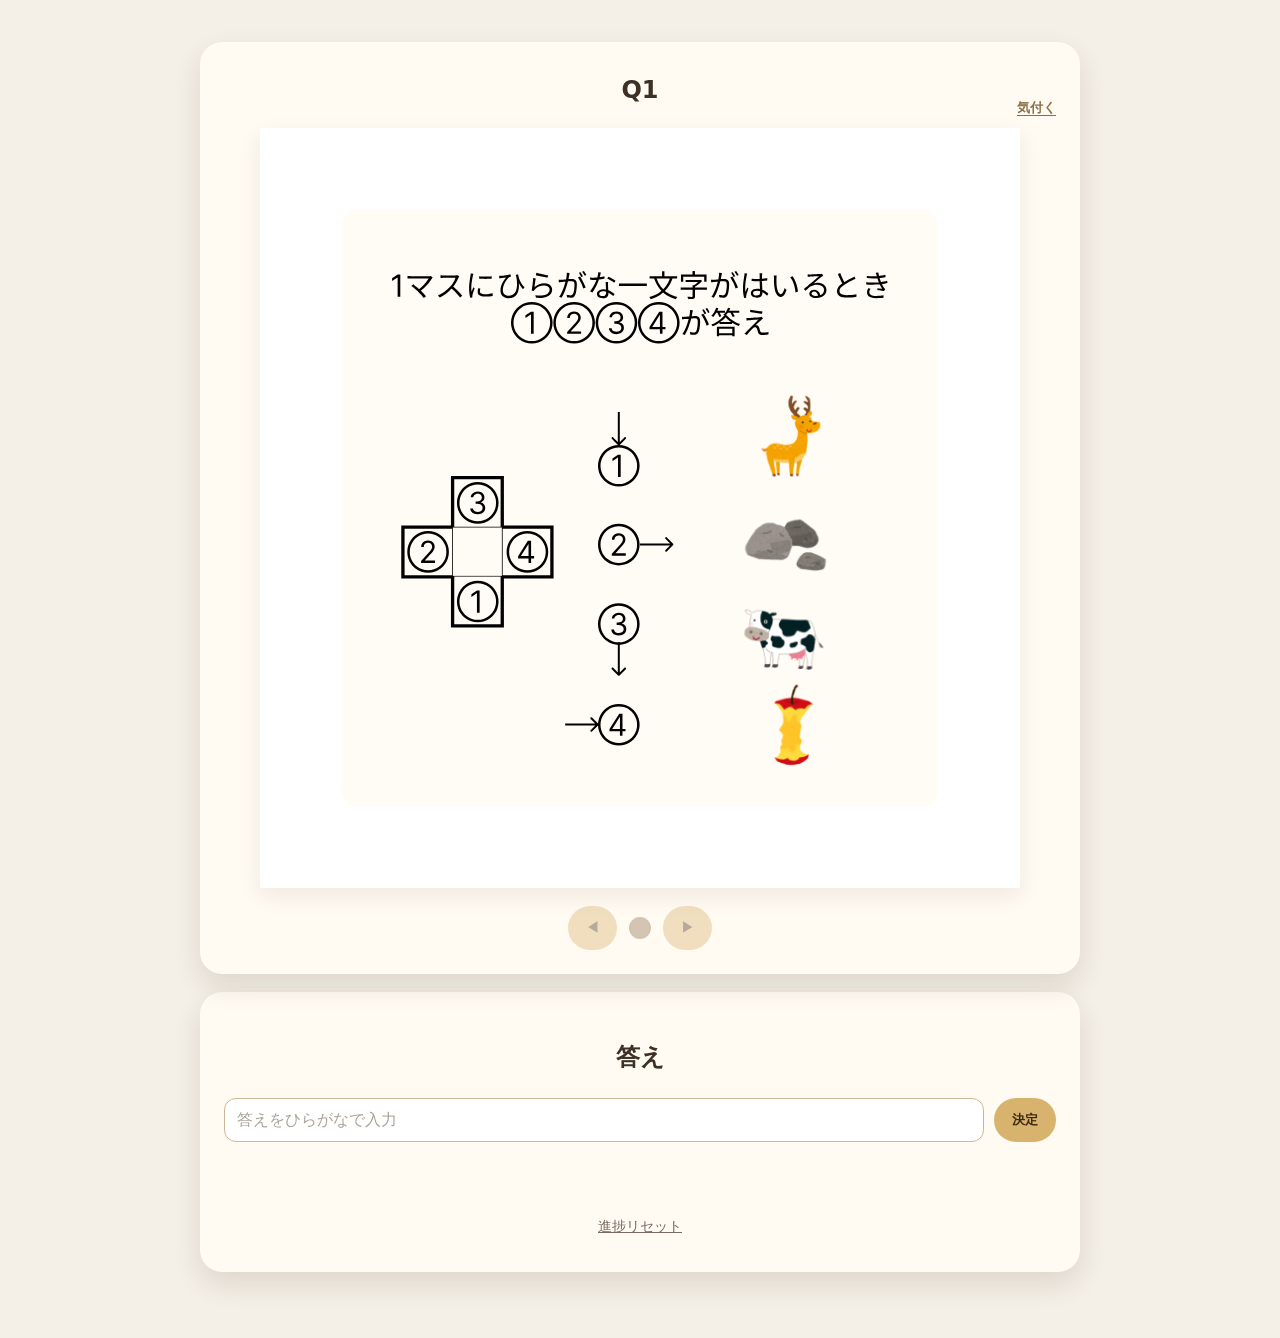
<file: works/whiteroom/game.html>
<!doctype html>
<html lang="ja">
<head>
<meta charset="utf-8">
<meta name="viewport" content="width=device-width,initial-scale=1">
<link rel="icon" href="../../favicon.ico" sizes="any">
<title>loading...</title>
<link rel="stylesheet" href="style.css">
<script src="../../analytics.js"></script>
</head>
<body>
<main class="container game">
  <section class="card square-question-card">
  <div class="square-question-header">
    <h1 id="questionLabel" class="qlabel"></h1>
    <button id="noticeButton" class="square-notice-link" type="button">気付く</button>
  </div>

  <div id="puzzleStage" class="puzzle-stage">
    <div class="square-wall">
      <img id="questionImage" class="puzzle">
      <button type="button" class="square-corner square-corner-tl hidden" data-square-corner="tl" aria-label="左上の角"></button>
      <button type="button" class="square-corner square-corner-tr hidden" data-square-corner="tr" aria-label="右上の角"></button>
      <button type="button" class="square-corner square-corner-br hidden" data-square-corner="br" aria-label="右下の角"></button>
      <button type="button" class="square-corner square-corner-bl hidden" data-square-corner="bl" aria-label="左下の角"></button>
    </div>
  </div>

  <button id="squareCornerResetButton" class="square-corner-reset hidden" type="button">角をリセット</button>

  <p id="lastAnswer" class="submitted hidden"></p>

  <nav class="pager">
    <button id="prevButton">◀</button>
    <div id="stepNav"></div>
    <button id="nextButton">▶</button>
  </nav>
</section>

<section class="card answer">
    <h2>答え</h2>
    <div class="answerrow">
      <input id="answerInput" autocomplete="off">
      <button id="answerButton">決定</button>
    </div>
    <p id="wrongMessage" class="ng"></p>
    <div class="resetarea">
      <button id="progressResetButton" class="resetlink">進捗リセット</button>
    </div>
  </section>
</main>

<div id="modal" class="overlay hidden">
  <div class="modalbox">
    <button id="modalClose" class="close">×</button>
    <div id="modalContent"></div>
  </div>
</div>

<div id="viewer" class="overlay viewer hidden">
  <button id="viewerClose" class="close">×</button>
  <img id="viewerImage">
</div>

<script src="script.js"></script>
</body>
</html>
</file>
<file: style.css>
* {
    box-sizing: border-box
}

:root {
    --bg: #f4efe7;
    --card: #fffaf2;
    --ink: #3d3024;
    --muted: #776a5e;
    --accent: #8b6f47;
    --ng: #a33a32
}

body {
    margin: 0;
    background: var(--bg);
    color: var(--ink);
    font: 16px/1.75 system-ui, "Yu Gothic", sans-serif
}

.container {
    width: min(1080px, calc(100% - 24px));
    margin: auto;
    padding: 24px 0 48px
}

.game {
    width: min(880px, calc(100% - 24px))
}

.home-banner {
    display: flex;
    width: 100vw;
    min-height: 56px;
    align-items: center;
    justify-content: flex-start;
    gap: 10px;
    margin: 0 0 18px calc(50% - 50vw);
    padding: 8px 16px;
    background: linear-gradient(90deg, #347d29, #55a934);
    box-shadow: 0 4px 14px #24481840;
    color: #fff;
    font-weight: 800;
    text-decoration: none;
    transition: background-color .2s, transform .2s
}

.home-banner:hover {
    background: linear-gradient(90deg, #2d7024, #48962d)
}

.home-banner:focus-visible {
    outline: 3px solid #75a92d;
    outline-offset: 3px
}

.home-banner img {
    width: 40px;
    height: 40px;
    border-radius: 50%;
    object-fit: cover
}

#titlePage {
    padding-top: 0
}

.hero {
    text-align: center
}

.hero-title {
    margin: 0
}

.hero-title img {
    display: block;
    width: min(100%, 760px);
    height: auto;
    aspect-ratio: 16/9;
    object-fit: contain;
    margin: 0 auto;
    border-radius: 22px;
    box-shadow: 0 12px 28px #4028142e
}

.hero>p {
    margin: 16px 0 28px;
    font-weight: 700
}

.x-card {
    margin-top: 36px;
    padding: 28px;
    border-radius: 22px;
    background: var(--card);
    box-shadow: 0 12px 28px #4028141f;
    text-align: center
}

.x-card h2 {
    margin-top: 0
}

.x-card p {
    margin-bottom: 18px;
    color: var(--muted)
}

.x-link {
    display: inline-flex;
    min-height: 44px;
    align-items: center;
    justify-content: center;
    padding: 10px 22px;
    border-radius: 999px;
    background: #111;
    color: #fff;
    font-weight: 800;
    text-decoration: none
}

.x-link:hover {
    background: #333
}

.card {
    background: var(--card);
    border-radius: 22px;
    padding: 24px;
    margin: 18px 0;
    box-shadow: 0 12px 28px #4028141f
}

.hero-card {
    padding: 0;
    overflow: hidden
}

.hero-card img {
    display: block;
    width: 100%;
    aspect-ratio: 16/9;
    object-fit: cover
}

.works {
    display: grid;
    gap: 24px;
    grid-template-columns: repeat(auto-fit, minmax(260px, 1fr))
}

.work {
    color: inherit;
    text-decoration: none;
    background: var(--card);
    border-radius: 18px;
    overflow: hidden;
    box-shadow: 0 8px 18px #4028141a
}

.work img {
    width: 100%;
    aspect-ratio: 16/9;
    object-fit: cover
}

.workbody {
    padding: 14px 16px
}

.meta {
    display: flex;
    gap: 8px;
    flex-wrap: wrap
}

.meta span {
    background: #efe1c8;
    padding: 5px 10px;
    border-radius: 999px;
    font-weight: 700
}

.start {
    text-align: center;
    margin-top: 28px
}

.start a,
button {
    min-height: 44px;
    border: 0;
    border-radius: 999px;
    background: #d8b36d;
    color: #3f2a14;
    font-weight: 800;
    padding: 10px 18px;
    cursor: pointer
}

.start a {
    display: inline-flex;
    min-width: 200px;
    align-items: center;
    justify-content: center;
    text-decoration: none
}

.qlabel {
    text-align: center
}

.puzzle {
    display: block;
    width: 100%;
    height: auto;
    max-height: 68vh;
    object-fit: contain;
    border-radius: 14px;
    cursor: zoom-in
}

.submitted {
    width: fit-content;
    max-width: 100%;
    margin: 14px auto;
    padding: 8px 12px;
    background: #f2e7d4;
    border-radius: 12px;
    font-weight: 700;
    word-break: break-word
}

#noticeButton {
    display: block;
    margin: 18px auto
}

.pager {
    display: flex;
    align-items: center;
    justify-content: center;
    gap: 12px
}

.pager button:disabled {
    opacity: .38;
    cursor: not-allowed
}

.dot {
    width: 22px;
    height: 22px;
    min-height: 22px;
    padding: 0;
    border: 2px solid var(--accent);
    background: transparent
}

.dot.current {
    background: var(--accent)
}

#stepNav {
    display: flex;
    gap: 9px
}

.answer h2 {
    text-align: center
}

.answerrow {
    display: flex;
    gap: 10px
}

.answerrow input {
    flex: 1;
    min-height: 44px;
    border: 1px solid #cab896;
    border-radius: 12px;
    padding: 10px 12px;
    font-size: 16px
}

.answerrow input::placeholder {
    color: #aaa39a
}

.ng {
    color: var(--ng);
    font-weight: 700;
    text-align: center;
    min-height: 1.5em
}

.resetarea {
    text-align: center;
    margin-top: 22px
}

.resetlink {
    background: transparent;
    color: var(--muted);
    text-decoration: underline;
    font: inherit;
    font-size: 14px
}

.overlay {
  position: fixed;
  inset: 0;
  z-index: 1000;

  display: flex;
  align-items: flex-start;
  justify-content: center;

  padding:
    max(16px, env(safe-area-inset-top))
    16px
    max(16px, env(safe-area-inset-bottom));

  overflow-x: hidden;
  overflow-y: auto;
  -webkit-overflow-scrolling: touch;

  background: rgba(0, 0, 0, 0.65);
}

.modalbox {
  position: relative;
  width: min(720px, 100%);
  margin: auto 0;
  padding: 28px;
  background: var(--card);
  border-radius: 22px;
}

.clearimg {
  display: block;
  width: 100%;
  max-width: 600px;
  max-height: 50vh;
  max-height: 50dvh;
  margin: 0 auto;
  object-fit: contain;
}

.hidden {
    display: none !important
}

.close {
    position: absolute;
    top: 10px;
    right: 12px;
    width: 44px;
    padding: 0;
    font-size: 24px
}

.modalactions {
    display: flex;
    gap: 10px;
    justify-content: center;
    flex-wrap: wrap;
    margin-top: 18px
}

.thinking {
    display: block;
    width: 110px;
    height: 110px;
    object-fit: contain;
    margin: auto
}

.pre,
.noticecontent {
    white-space: pre-line
}

.noticeimg,
.clearimg {
    width: 100%;
    max-height: 60vh;
    object-fit: contain
}

.viewer {
    overflow: auto;
    align-items: flex-start
}

.viewer img {
    width: min(1400px, 96vw);
    height: auto;
    margin: 70px auto 20px;
    background: #fff
}

.clear {
    text-align: center
}

.thanks {
    font-weight: 800;
    letter-spacing: .18em
}

.tweet {
    display: inline-flex;
    margin-top: 20px;
    padding: 12px 24px;
    border-radius: 999px;
    background: #111;
    color: #fff;
    text-decoration: none;
    font-weight: 800
}

@media(max-width:560px) {
    .container {
        width: calc(100% - 16px);
        padding-top: 10px
    }

    .card {
        padding: 16px
    }

    .hero-card {
        padding: 0
    }

    .answerrow {
        flex-direction: column
    }
}

.question-header {
  position: relative;
  display: flex;
  align-items: center;
  justify-content: center;
}

.question-header .qlabel {
  margin: 0;
}

.notice-link {
  position: absolute;
  right: 0;

  min-height: auto;
  padding: 6px 8px;

  border: 0;
  background: transparent;

  color: var(--muted);
  font-size: 14px;
  font-weight: 400;

  text-decoration: underline;
  text-underline-offset: 3px;

  cursor: pointer;
}

.clear-home-link {
  margin-top: 24px;
  text-align: center;
}

.clear-home-link p {
  margin: 0 0 8px;
  color: var(--muted);
  font-size: 14px;
}

.clear-home-link a {
  display: inline-flex;
  min-height: 44px;
  align-items: center;
  justify-content: center;
  padding: 10px 22px;
  border-radius: 999px;
  background: var(--accent);
  color: #fff;
  font-weight: 800;
  text-decoration: none;
}

.clear-home-link a:hover {
  filter: brightness(.92);
}
</file>
<file: works/onlylast/onlylast.css>
.hero-card img {
  object-fit: contain;
  background: #fff;
}

.about-puzzle {
  margin: 28px 0;
  padding: 20px 22px;
  border: 1px solid #c9dbea;
  border-left: 6px solid #5b8fb9;
  border-radius: 14px;
  background: #f1f7fb;
}

.about-puzzle h2 {
  margin: 0 0 10px;
  color: #345f80;
  font-size: 1.25rem;
}

.about-puzzle p {
  margin: 0;
}

.about-puzzle p + p {
  margin-top: 10px;
}

.qlabel.label-red,
.qlabel.label-yellow,
.qlabel.label-green,
.qlabel.label-blue {
  letter-spacing: .08em;
  -webkit-text-stroke: 1px #111;
  paint-order: stroke fill;
  text-shadow:
    -1px -1px 0 #111,
    1px -1px 0 #111,
    -1px 1px 0 #111,
    1px 1px 0 #111,
    0 2px 3px #0006;
}

.qlabel.label-red {
  color: #ef3b3b;
}

.qlabel.label-yellow {
  color: #ffd52e;
}

.qlabel.label-green {
  color: #78cf3f;
}

.qlabel.label-blue {
  color: #3b9bea;
}

.dot-red {
  border-color: #d93636;
  background: #d93636;
}

.dot-yellow {
  border-color: #b98a00;
  background: #f2c230;
}

.dot-green {
  border-color: #62a72f;
  background: #8fd14f;
}

.dot-blue {
  border-color: #2475c7;
  background: #3594e8;
}

.dot-red.current,
.dot-yellow.current,
.dot-green.current,
.dot-blue.current {
  outline: 3px solid var(--card);
  box-shadow: 0 0 0 5px var(--ink);
  transform: scale(1.08);
}

.yellow-puzzle {
  margin-top: 8px;
}

.yellow-expand-toolbar {
  display: none;
}

.yellow-expand-button {
  background: #739f27;
  color: #fff;
}

.yellow-actions {
  display: flex;
  align-items: center;
  justify-content: center;
  gap: 10px;
  margin-top: 12px;
}

.yellow-reset {
  margin: 0;
}

.yellow-reset-icon {
  margin-right: 4px;
  font-size: 18px;
}

.yellow-expanded-open {
  overflow: hidden;
}

.yellow-puzzle.is-expanded {
  position: fixed;
  inset: 0;
  z-index: 1100;
  overflow: hidden;
  margin: 0;
  padding: 0;
  background: rgb(20 29 38 / 96%);
}

.yellow-puzzle.is-expanded .yellow-expand-toolbar {
  position: fixed;
  top: 8px;
  right: 8px;
  z-index: 5;
  display: block;
}

.yellow-puzzle.is-expanded .yellow-expand-button {
  min-width: 72px;
  min-height: 36px;
  padding: 6px 12px;
  white-space: nowrap;
  font-size: 13px;
  box-shadow: 0 3px 12px #0006;
}

.yellow-puzzle.is-expanded .yellow-reset {
  position: fixed;
  top: 8px;
  left: 8px;
  z-index: 5;
  display: grid;
  width: 40px;
  min-height: 40px;
  place-items: center;
  padding: 0;
  border: 2px solid #fff;
  background: #739f27;
  color: #fff;
  box-shadow: 0 3px 12px #0006;
}

.yellow-puzzle.is-expanded .yellow-reset-icon {
  font-size: 25px;
  line-height: 1;
}

.yellow-puzzle.is-expanded .yellow-reset-label {
  display: none;
}

.yellow-puzzle.is-expanded .yellow-expanded-content {
  position: absolute;
  top: 50%;
  left: 50%;
  width: min(1100px, calc(100vw - 24px));
  padding: 18px;
  border-radius: 22px;
  background: var(--card);
  box-shadow: 0 12px 28px #0006;
  transform: translate(-50%, -50%);
}

.yellow-puzzle.is-expanded .yellow-board {
  --yellow-cell-size: clamp(58px, 8vw, 86px);
  width: 100%;
  justify-content: center;
  overflow: visible;
  padding: 0;
}

.yellow-puzzle.is-expanded .yellow-instruction {
  margin: 6px 0 0;
  color: var(--ink);
  font-size: 13px;
}

.yellow-board {
  --yellow-cell-size: clamp(44px, 8vw, 76px);
  --yellow-gap: clamp(7px, 1.5vw, 16px);
  --yellow-line: #9bd968;
  --yellow-line-active: #62bd2d;
  display: flex;
  align-items: flex-start;
  justify-content: center;
  gap: var(--yellow-gap);
  width: 100%;
  padding: 18px 0;
}

.yellow-first-group {
  display: grid;
  grid-template-columns: repeat(2, var(--yellow-cell-size));
  grid-template-rows: repeat(2, var(--yellow-cell-size));
}

.yellow-column {
  display: grid;
  grid-template-rows: repeat(2, var(--yellow-cell-size));
  width: var(--yellow-cell-size);
}

.yellow-cell {
  position: relative;
  width: var(--yellow-cell-size);
  height: var(--yellow-cell-size);
}

.yellow-row-top {
  grid-row: 1;
}

.yellow-row-bottom {
  grid-row: 2;
}

.first-i-cell {
  grid-column: 1;
  grid-row: 1;
}

.first-u-cell {
  grid-column: 2;
  grid-row: 1;
}

.first-ri-cell {
  grid-column: 1;
  grid-row: 2;
}

.yellow-cell-content {
  display: grid;
  width: 100%;
  height: 100%;
  min-height: 0;
  place-items: center;
  padding: 0;
  border: 1px solid var(--yellow-line);
  border-radius: 0;
  background: var(--card);
  color: #111;
  cursor: default;
  font: 400 clamp(24px, 4.2vw, 42px)/1 "Yu Mincho", "Hiragino Mincho ProN", serif;
}

button.yellow-cell-content {
  cursor: default;
}

.yellow-overlap {
  position: relative;
  display: block;
  width: 74%;
  height: 74%;
}

.yellow-overlap > span {
  position: absolute;
  inset: 0;
  display: grid;
  place-items: center;
}

.overlap-uri > span:nth-child(1) {
  transform: translate(-4%, 1%) rotate(-4deg);
}

.overlap-uri > span:nth-child(2) {
  transform: translate(4%, 0%) rotate(4deg);
}

.overlap-tari > span:nth-child(1) {
  transform: translate(-5%, 1%);
}

.overlap-tari > span:nth-child(2) {
  transform: translate(5%, 0%);
}

.overlap-riu > span:nth-child(1) {
  transform: translate(-4%, 0%);
}

.overlap-riu > span:nth-child(2) {
  transform: translate(5%, 1%);
}

.overlap-tarii > span:nth-child(1) {
  transform: translate(-6%, 1%);
}

.overlap-tarii > span:nth-child(2) {
  transform: translate(0, -1%);
}

.overlap-tarii > span:nth-child(3) {
  transform: translate(6%, 1%);
}

.yellow-edge {
  position: absolute;
  z-index: 4;
  min-width: 0;
  min-height: 0;
  padding: 0;
  border: 0;
  border-radius: 0;
  background: transparent;
  cursor: pointer;
}

.yellow-edge::after {
  position: absolute;
  background: transparent;
  content: "";
}

.yellow-edge.active::after {
  background: var(--yellow-line-active);
}

.yellow-edge.edge-top,
.yellow-edge.edge-bottom {
  left: 0;
  width: 100%;
  height: 12px;
}

.yellow-edge.edge-top {
  top: -6px;
}

.yellow-edge.edge-bottom {
  bottom: -6px;
}

.yellow-edge.edge-top::after,
.yellow-edge.edge-bottom::after {
  right: 0;
  left: 0;
  height: 6px;
}

.yellow-edge.edge-top::after {
  top: 6px;
}

.yellow-edge.edge-bottom::after {
  bottom: 6px;
}

.yellow-edge.edge-left,
.yellow-edge.edge-right {
  top: 0;
  width: 12px;
  height: 100%;
}

.yellow-edge.edge-left {
  left: -6px;
}

.yellow-edge.edge-right {
  right: -6px;
}

.yellow-edge.edge-left::after,
.yellow-edge.edge-right::after {
  top: 0;
  bottom: 0;
  width: 6px;
}

.yellow-edge.edge-left::after {
  left: 6px;
}

.yellow-edge.edge-right::after {
  right: 6px;
}

.yellow-image-column {
  display: grid;
  width: var(--yellow-cell-size);
  height: calc(var(--yellow-cell-size) * 2);
  align-items: end;
}

.yellow-image-column img {
  display: block;
  width: var(--yellow-cell-size);
  height: var(--yellow-cell-size);
  object-fit: contain;
}

.yellow-instruction {
  margin: 18px 0 4px;
  font-size: clamp(18px, 3vw, 28px);
  text-align: center;
}

.yellow-popup img {
  display: block;
  width: min(100%, 560px);
  max-height: 60vh;
  margin: 0 auto;
  object-fit: contain;
}

.blue-puzzle {
  margin-top: 8px;
}

.blue-expand-toolbar {
  display: none;
}

.blue-expand-button {
  background: #276b9f;
  color: #fff;
}

.blue-actions {
  display: flex;
  align-items: center;
  justify-content: center;
  gap: 10px;
  margin-top: 12px;
}

.blue-actions .blue-reset {
  margin: 0;
}

.blue-expanded-open {
  overflow: hidden;
}

.blue-puzzle.is-expanded {
  position: fixed;
  inset: 0;
  z-index: 1100;
  overflow: hidden;
  margin: 0;
  padding: 0;
  background: rgb(20 29 38 / 96%);
}

.blue-puzzle.is-expanded .blue-expand-toolbar {
  position: fixed;
  top: 8px;
  right: 8px;
  z-index: 5;
  display: block;
  margin: 0;
}

.blue-puzzle.is-expanded .blue-expand-button {
  min-width: 72px;
  min-height: 36px;
  padding: 6px 12px;
  white-space: nowrap;
  font-size: 13px;
  box-shadow: 0 3px 12px #0006;
}

.blue-puzzle.is-expanded .blue-rules {
  display: none;
}

.blue-puzzle.is-expanded .blue-reset {
  position: fixed;
  top: 8px;
  left: 8px;
  z-index: 5;
  display: grid;
  width: 40px;
  min-height: 40px;
  margin: 0;
  place-items: center;
  padding: 0;
  border: 2px solid #fff;
  background: #276b9f;
  color: #fff;
  box-shadow: 0 3px 12px #0006;
}

.blue-puzzle.is-expanded .blue-reset-icon {
  font-size: 25px;
  line-height: 1;
}

.blue-puzzle.is-expanded .blue-reset-label {
  display: none;
}

.blue-puzzle.is-expanded .blue-expanded-content {
  position: absolute;
  top: 50%;
  left: 50%;
  width: min(900px, calc(100vw - 24px));
  transform: translate(-50%, -50%);
}

.blue-puzzle.is-expanded .blue-grid {
  width: min(100%, calc((100vh - 78px) * 1.575));
  margin: 0 auto;
}

.blue-puzzle.is-expanded .blue-route-message {
  min-height: 1.3em;
  margin: 4px 0 0;
  color: #fff;
  font-size: 12px;
  line-height: 1.3;
}

.blue-puzzle.is-expanded .blue-extraction {
  display: flex;
  min-height: 22px;
  align-items: center;
  justify-content: center;
  gap: 10px;
  margin: 2px 0 0;
  padding: 0;
  background: transparent;
  color: #fff;
}

.blue-puzzle.is-expanded .blue-extraction p {
  margin: 0;
  color: #ccd6df;
  font-size: 11px;
}

.blue-puzzle.is-expanded .blue-extracted-letters {
  min-height: 0;
  font-size: 14px;
  line-height: 1.3;
}

.blue-rules {
  margin-bottom: 20px;
  padding: 18px 20px;
  border: 1px solid #c9ddef;
  border-radius: 16px;
  background: #f7fbff;
}

.blue-rules h2 {
  margin: 0 0 8px;
  color: #276b9f;
  text-align: center;
}

.blue-rules p {
  margin: 0 0 10px;
}

.blue-rules ul {
  margin: 0;
  padding-left: 1.4em;
}

.blue-rules li + li {
  margin-top: 5px;
}

.blue-rules strong {
  display: inline-block;
  padding: 0 5px;
  border: 2px solid #ee8a45;
  background: #fff;
  color: var(--ink);
}

.blue-grid {
  display: grid;
  grid-template-columns: repeat(9, 1fr);
  width: 100%;
  overflow: hidden;
  border: 7px solid #5b9bd5;
  background: #fff;
}

.blue-cell {
  position: relative;
  min-width: 0;
  min-height: 0;
  aspect-ratio: 1.05;
  padding: 5px;
  border: 0;
  border-right: 1px solid #8caee5;
  border-bottom: 1px solid #8caee5;
  border-radius: 0;
  background: #fff;
  color: #080808;
  font-family: "Yu Mincho", "Hiragino Mincho ProN", serif;
  font-size: clamp(22px, 5vw, 52px);
  font-weight: 400;
  line-height: 1;
  cursor: pointer;
}

.blue-cell:nth-child(9n) {
  border-right: 0;
}

.blue-cell:nth-last-child(-n+9) {
  border-bottom: 0;
}

.blue-cell.blue-special {
  background: #dcecf8;
}

.blue-wall {
  position: absolute;
  z-index: 4;
  display: block;
  background: #5b9bd5;
  pointer-events: none;
}

.blue-wall-right {
  top: 0;
  right: 0;
  width: 7px;
  height: 100%;
}

.blue-wall-bottom {
  right: 0;
  bottom: 0;
  width: 100%;
  height: 7px;
}

.blue-cell.selected::after {
  position: absolute;
  inset: 7px;
  z-index: 2;
  border-radius: 2px;
  background: rgb(90 90 90 / 28%);
  content: "";
  pointer-events: none;
}

.blue-cell.selected::before {
  position: absolute;
  top: 3px;
  left: 5px;
  z-index: 3;
  color: #333;
  content: attr(data-order);
  font: 700 11px/1 system-ui, sans-serif;
}

.blue-cell img {
  display: block;
  width: 100%;
  height: 100%;
  object-fit: contain;
  pointer-events: none;
}

.blue-route-message {
  min-height: 1.6em;
  margin: 10px 0 0;
  color: var(--muted);
  text-align: center;
}

.blue-extraction {
  margin: 12px auto;
  padding: 12px;
  border-radius: 14px;
  background: #eef5fb;
  text-align: center;
}

.blue-extraction p {
  margin: 0 0 6px;
  color: var(--muted);
  font-size: 14px;
}

.blue-extracted-letters {
  min-height: 1.5em;
  font-size: clamp(20px, 4vw, 30px);
  font-weight: 800;
}

.blue-reset {
  display: block;
  margin: 12px auto 0;
}

.blue-reset-icon {
  margin-right: 4px;
  font-size: 18px;
}

@media (max-width: 768px) {
  .yellow-expand-toolbar,
  .blue-expand-toolbar {
    display: block;
  }
}

@media (max-width: 560px) {
  .yellow-board {
    --yellow-cell-size: clamp(36px, 10vw, 48px);
    --yellow-gap: 5px;
    justify-content: flex-start;
    overflow-x: auto;
    padding: 16px 4px;
  }

  .yellow-cell-content {
    font-size: clamp(20px, 7vw, 30px);
  }

  .blue-rules {
    padding: 14px;
    font-size: 14px;
  }

  .blue-grid {
    border-width: 4px;
  }

  .blue-cell {
    padding: 2px;
    font-size: clamp(16px, 7vw, 32px);
  }

  .blue-cell.selected::after {
    inset: 4px;
  }

  .blue-wall-right {
    width: 4px;
  }

  .blue-wall-bottom {
    height: 4px;
  }
}

@media (orientation: portrait) {
  .yellow-puzzle.is-expanded .yellow-expanded-content {
    width: min(calc(100vh - 20px), 730px);
    max-width: none;
    transform: translate(-50%, -50%) rotate(90deg);
  }

  .yellow-puzzle.is-expanded .yellow-board {
    --yellow-cell-size: clamp(60px, 10vh, 80px);
  }

  .blue-puzzle.is-expanded .blue-expanded-content {
    width: calc(100vh - 20px);
    max-width: none;
    transform: translate(-50%, -50%) rotate(90deg);
  }

  .blue-puzzle.is-expanded .blue-grid {
    width: min(100%, calc((100vw - 66px) * 1.575));
  }
}
</file>
<file: works/team1/team1.css>
:root {
  --team-green: #397a43;
  --team-purple: #73508c;
  --last-accent: #b86432;
  --last-dark: #493f36;
}

html {
  -webkit-text-size-adjust: 100%;
  text-size-adjust: 100%;
}

button,
input {
  font-family: inherit;
  font-synthesis: none;
}

#titlePage .home-banner {
  width: 100%;
  margin-left: 0;
}

.team-intro h1,
.team-intro > p,
.role-guide {
  text-align: center;
}

.team-intro ol {
  width: min(650px, 100%);
  margin: 0 auto;
}

.team-meta {
  justify-content: center;
  margin: 22px 0 28px;
}

.team-notices {
  width: min(700px, 100%);
  margin: 0 auto;
}

.role-guide {
  margin: 34px 0 16px;
  font-weight: 800;
}

.role-select {
  position: relative;
  display: grid;
  grid-template-columns: repeat(2, minmax(0, 1fr));
  gap: 18px;
}

@media (min-width: 651px) {
  .role-select::after {
    content: "•••";
    position: absolute;
    top: 50%;
    left: 50%;
    z-index: 4;
    display: grid;
    width: 54px;
    aspect-ratio: 1;
    place-items: center;
    border: 4px solid #fff;
    border-radius: 50%;
    background: #d9a847;
    box-shadow: 0 4px 0 #805e27, 0 8px 18px #38281742;
    color: #5a421f;
    font-weight: 900;
    letter-spacing: 2px;
    transform: translate(-50%, -50%);
  }
}

.role-card {
  display: block;
  overflow: hidden;
  border: 4px solid transparent;
  border-radius: 20px;
  box-shadow: 0 8px 18px #40281424;
  transition: transform .2s, box-shadow .2s;
}

.role-card:hover {
  transform: translateY(-3px);
  box-shadow: 0 12px 24px #40281435;
}

.role-card:focus-visible {
  outline: 4px solid #d8b36d;
  outline-offset: 3px;
}

.role-a { border-color: var(--team-green); }
.role-b { border-color: var(--team-purple); }
.role-card img { display: block; width: 100%; height: auto; }

.side-page { min-height: 100vh; }
.side-a { background: #e7f3e8; }
.side-b { background: #f0e8f5; }

.side-header {
  display: flex;
  align-items: center;
  justify-content: space-between;
  gap: 16px;
  padding: 8px 4px;
  font-weight: 800;
}

.side-header a { color: inherit; }
.side-header span { color: var(--muted); font-size: 13px; letter-spacing: .12em; }
.side-card { text-align: center; }
.side-card h1 { margin: 0; font-size: clamp(36px, 8vw, 64px); }
.side-kicker { margin-bottom: 0; color: var(--muted); font-weight: 800; }
.side-character { display: block; width: min(220px, 58vw); margin: 18px auto; }

.nasu-placeholder {
  display: grid;
  width: min(200px, 52vw);
  aspect-ratio: 1;
  place-items: center;
  margin: 18px auto;
  border: 8px solid #513668;
  border-radius: 48% 52% 45% 55%;
  background: var(--team-purple);
  color: #fff;
  text-shadow: 0 2px 5px #000, 0 0 2px #000;
  font-size: clamp(34px, 10vw, 58px);
  font-weight: 900;
}

.waiting-message {
  display: inline-block;
  padding: 8px 18px;
  border-radius: 999px;
  background: #efe1c8;
  font-weight: 800;
}

.team-game { width: min(760px, calc(100% - 24px)); }

.q1-card { overflow: hidden; }

.letter-grid {
  display: grid;
  position: relative;
  width: min(100%, 600px);
  grid-template-columns: repeat(6, 1fr);
  margin: 22px auto 28px;
  border-top: 1px solid #9a9a9a;
  border-left: 1px solid #9a9a9a;
}

.letter-grid::after {
  content: "";
  position: absolute;
  top: 0;
  bottom: 0;
  left: 50%;
  z-index: 3;
  width: 1px;
  background: #fffaf2;
  box-shadow: -1px 0 #9a9a9a, 1px 0 #9a9a9a;
  pointer-events: none;
}

.letter-cell {
  display: grid;
  min-width: 0;
  min-height: 0;
  aspect-ratio: 1;
  place-items: center;
  padding: 0;
  border-right: 1px solid #9a9a9a;
  border-bottom: 1px solid #9a9a9a;
  border-radius: 0;
  background: #fff;
  color: #111;
  font-family: "Hiragino Sans", "Yu Gothic", "Meiryo", sans-serif;
  font-size: clamp(22px, 6vw, 38px);
  font-style: normal;
  font-weight: 600;
  line-height: 1;
  font-synthesis: none;
  -webkit-font-smoothing: antialiased;
  touch-action: manipulation;
}

.letter-cell:hover { background: #eee; }
.letter-cell.is-black,
.letter-cell.is-black:hover { border-color: #111; background: #111; color: #111; }
.letter-cell:focus-visible { position: relative; z-index: 2; outline: 4px solid #d8b36d; outline-offset: -4px; }
.letter-cell.is-black:focus-visible { outline-color: #111; }

.image-lane {
  position: relative;
  width: min(100%, 500px);
  height: clamp(92px, 20vw, 150px);
  margin: 0 auto;
  overflow: hidden;
  border: 3px solid #222;
  background: #fff;
}

.image-lane [data-runner="0"] { z-index: 4; }
.image-lane [data-runner="1"] { z-index: 3; }
.image-lane [data-runner="2"] { z-index: 2; }
.image-lane [data-runner="3"] { z-index: 1; }

.image-lane img {
  position: absolute;
  top: 0;
  bottom: 0;
  left: 0;
  width: clamp(68px, 15vw, 112px);
  height: clamp(68px, 15vw, 112px);
  margin: auto 0;
  object-fit: contain;
  opacity: 0;
  transform: translateX(110%);
}

.image-lane img.q2-runner {
  left: 100%;
  opacity: 0;
  animation: q2-runner-pass 6s linear infinite;
  animation-delay: calc(var(--runner-index) * 1.5s);
}

@keyframes q2-runner-pass {
  0% { left: 100%; opacity: 1; transform: rotate(0deg); }
  49.9% { left: -28%; opacity: 1; transform: rotate(360deg); }
  50%, 100% { left: -28%; opacity: 0; transform: rotate(360deg); }
}

.round-timer.q2-round-timer {
  display: grid;
  width: min(100%, 600px);
  grid-template-columns: 1fr;
  justify-items: center;
  gap: 4px;
  margin: -12px auto 18px;
  text-align: center;
}

.round-timer.q2-round-timer span { width: 100%; min-width: 0; text-align: center; }

.q1-instruction {
  margin: 18px 0 14px;
  text-align: center;
  color: #111;
  font-size: clamp(24px, 6vw, 38px);
  font-weight: 900;
  line-height: 1.4;
  letter-spacing: .06em;
}

.side-b .q1-instruction {
  color: #fff;
  font-weight: 700;
  -webkit-text-stroke: 1px #111;
  paint-order: stroke fill;
  text-shadow: none;
}


.lane-fullscreen-button,
.lane-fullscreen-close {
  display: none;
}

@media (hover: none) and (pointer: coarse) {
  .lane-fullscreen-button {
    display: block;
    margin: 10px auto 0;
    padding: 10px 22px;
    border: 2px solid #111;
    border-radius: 999px;
    background: #fff;
    color: #111;
    font-weight: 800;
  }

  .image-lane.is-mobile-expanded,
  .image-lane:fullscreen {
    position: fixed;
    inset: 0;
    z-index: 1000;
    width: 100vw;
    max-width: none;
    height: 100vh;
    height: 100dvh;
    border: 0;
    background: #fff;
  }

  @media (orientation: portrait) {
    .image-lane.is-mobile-expanded:not(:fullscreen) {
      top: 50%;
      left: 50%;
      inset: auto;
      width: 100vh;
      width: 100dvh;
      height: 100vw;
      transform: translate(-50%, -50%) rotate(90deg);
    }
  }

  .image-lane.is-mobile-expanded .lane-fullscreen-close,
  .image-lane:fullscreen .lane-fullscreen-close {
    display: grid;
    position: absolute;
    top: max(10px, env(safe-area-inset-top));
    right: max(10px, env(safe-area-inset-right));
    z-index: 20;
    width: 46px;
    height: 46px;
    padding: 0;
    place-items: center;
    border: 2px solid #111;
    border-radius: 50%;
    background: rgba(255, 255, 255, .9);
    color: #111;
    font-size: 30px;
    line-height: 1;
  }

  .image-lane.is-mobile-expanded img,
  .image-lane:fullscreen img {
    width: clamp(90px, 18vh, 160px);
    height: clamp(90px, 18vh, 160px);
  }

}

@media (prefers-reduced-motion: reduce) {
  .image-lane::after {
    content: "この謎では画像が動きます";
    position: absolute;
    inset: auto 0 0;
    padding: 2px 8px;
    background: #fff9;
    color: #555;
    font-size: 12px;
    text-align: center;
  }
}

.team-pager { margin: 18px 0; }
#questionSteps { display: flex; gap: 9px; }

.coop-maze-layout {
  display: grid;
  grid-template-columns: minmax(0, 1fr) minmax(0, 1fr);
  gap: 28px;
  align-items: start;
}

.partner-maze-image {
  display: block;
  width: 100%;
  height: auto;
  border: 0;
}

.zoom-image-button {
  display: block;
  width: 100%;
  min-height: 0;
  padding: 0;
  overflow: hidden;
  border: 0;
  border-radius: 0;
  background: transparent;
  cursor: zoom-in;
}

.maze-controller {
  display: grid;
  width: min(320px, 92vw);
  aspect-ratio: 1;
  grid-template-columns: repeat(3, 1fr);
  grid-template-rows: repeat(3, 1fr);
  place-items: center;
  margin: 0 auto;
  border: 6px solid var(--team-green);
  background: #fff;
}

.maze-controller button {
  display: grid;
  width: 100%;
  height: 100%;
  place-items: center;
  min-width: 0;
  min-height: 0;
  padding: 0;
  border-radius: 0;
  background: transparent;
  color: #111;
  touch-action: manipulation;
  -webkit-user-select: none;
  user-select: none;
  -webkit-tap-highlight-color: transparent;
}

.direction-triangle {
  display: block;
  width: 0;
  height: 0;
  border-right: clamp(30px, 9vw, 42px) solid transparent;
  border-bottom: clamp(46px, 13vw, 62px) solid #111;
  border-left: clamp(30px, 9vw, 42px) solid transparent;
  transform-origin: 50% 60%;
  pointer-events: none;
  transition: border-bottom-color 80ms ease;
}

.maze-controller button:active .direction-triangle {
  border-bottom-color: #b8b8b8;
}

.maze-controller [data-move="right"] .direction-triangle { transform: rotate(90deg); }
.maze-controller [data-move="down"] .direction-triangle { transform: rotate(180deg); }
.maze-controller [data-move="left"] .direction-triangle { transform: rotate(-90deg); }

.maze-controller [data-move="up"] { grid-column: 2; grid-row: 1; }
.maze-controller [data-move="left"] { grid-column: 1; grid-row: 2; }
.controller-player { grid-column: 2; grid-row: 2; width: clamp(44px, 12vw, 58px); aspect-ratio: 1; object-fit: contain; }
.maze-controller [data-move="right"] { grid-column: 3; grid-row: 2; }
.maze-controller [data-move="down"] { grid-column: 2; grid-row: 3; }

.route-guide {
  display: grid;
  grid-template-columns: repeat(6, minmax(0, 1fr));
  gap: clamp(4px, 1.5vw, 12px);
  width: min(100%, 680px);
  margin: 28px auto 14px;
}

.route-node {
  position: relative;
  display: grid;
  width: 100%;
  aspect-ratio: 1;
  place-items: center;
  min-width: 0;
  min-height: 0;
  padding: 0;
  border: 0;
  border-radius: 8px;
  background: transparent;
  cursor: zoom-in;
}

.route-node:not(:last-child)::after {
  content: "→";
  position: absolute;
  left: calc(100% + 1px);
  top: 50%;
  transform: translateY(-50%);
  color: #333;
  font-size: clamp(18px, 4vw, 28px);
  font-weight: 900;
}

.route-node img { display: block; width: 100%; height: 100%; object-fit: contain; }

.route-text {
  min-height: 62px;
  padding: 8px 14px;
  border: 3px solid var(--team-green);
  background: #fff;
  font-size: 30px;
  font-weight: 900;
  letter-spacing: .15em;
  text-align: center;
  word-break: break-all;
}

.q2-actions { display: flex; align-items: center; justify-content: space-between; gap: 12px; margin-top: 14px; }
.q2-actions #mazeResetButton { background: #e3e3e3; color: #333; }
.q2-actions #mazeAnswerButton { background: #9dcc65; }

.side-b .maze-controller,
.side-b .route-text {
  border-color: var(--team-purple);
}

.side-b .q2-actions #mazeAnswerButton {
  background: var(--team-purple);
  color: #fff;
}

.side-b #q2AnswerCard .answerrow input {
  border-color: var(--team-purple);
}

.side-b #q2AnswerCard .answerrow button {
  background: var(--team-purple);
  color: #fff;
}

@media (max-width: 700px) {
  .coop-maze-layout { grid-template-columns: 1fr; }
  .partner-maze-image { width: min(100%, 430px); margin: 0 auto; }
  .maze-controller { border-width: 3px; }
  .route-text { border-width: 2px; }
}

@media (hover: none) and (pointer: coarse) {
  .viewer.is-mobile-expanded,
  .viewer:fullscreen {
    position: fixed;
    inset: 0;
    z-index: 1600;
    display: flex;
    width: 100vw;
    height: 100vh;
    height: 100dvh;
    padding: max(10px, env(safe-area-inset-top)) max(10px, env(safe-area-inset-right)) max(10px, env(safe-area-inset-bottom)) max(10px, env(safe-area-inset-left));
    overflow: auto;
    align-items: center;
    justify-content: center;
    background: #111;
    box-sizing: border-box;
  }

  .viewer.is-mobile-expanded img,
  .viewer:fullscreen img {
    display: block;
    width: auto;
    max-width: calc(100% - 20px);
    height: auto;
    max-height: calc(100% - 20px);
    margin: auto;
    object-fit: contain;
  }

  .viewer.is-mobile-expanded .close,
  .viewer:fullscreen .close {
    position: absolute;
    top: max(8px, env(safe-area-inset-top));
    right: max(8px, env(safe-area-inset-right));
    z-index: 2;
  }

  @media (orientation: portrait) {
    .viewer.is-mobile-expanded:not(:fullscreen) {
      top: 50%;
      left: 50%;
      inset: auto;
      width: 100vh;
      width: 100dvh;
      height: 100vw;
      transform: translate(-50%, -50%) rotate(90deg);
    }
  }
}

.zodiac-stage {
  position: relative;
  width: 100%;
  height: clamp(320px, 58vw, 460px);
  margin-top: 18px;
  overflow: hidden;
  border: 4px solid var(--last-accent);
  background: #fff1cf;
}

.zodiac-sprite {
  position: absolute;
  top: 0;
  left: 0;
  height: auto;
  pointer-events: none;
  user-select: none;
  will-change: transform;
}

.q1-moving-sprite {
  position: absolute;
  top: 0;
  left: 0;
  display: grid;
  place-items: center;
  pointer-events: none;
  user-select: none;
  will-change: transform;
}

.q1-emoji-sprite {
  line-height: 1;
  filter: drop-shadow(0 2px 1px #fff) drop-shadow(0 0 2px #fff);
}

.q1-stage-prompt {
  position: absolute;
  top: 14px;
  left: 50%;
  z-index: 1;
  width: max-content;
  max-width: calc(100% - 100px);
  margin: 0;
  padding: 0;
  transform: translateX(-50%);
  border: 0;
  background: transparent;
  color: #241e19;
  font-size: clamp(1.25rem, 5vw, 2rem);
  font-weight: 900;
  text-align: center;
}

.q1-stage-status {
  display: inline-block;
  padding: 5px 9px;
  border-radius: 999px;
  background: #332b25;
  color: #fff;
  font-weight: 900;
  font-variant-numeric: tabular-nums;
}

.q1-stage-meta {
  display: flex;
  justify-content: flex-end;
  margin: 6px 0 -10px;
}

.q1-stage-answer { margin-top: 18px; }
.q1-stage-answer .resetarea { margin-top: 16px; }
.q1-stage-answer .ng.is-correct { color: #28743b; }

.final-puzzle-card {
  overflow: hidden;
}

.spot-difference-label {
  margin: 4px 0 18px;
  font-size: clamp(2rem, 7vw, 3.5rem);
  font-weight: 900;
  letter-spacing: .2em;
  text-align: center;
}

.spot-difference-grid {
  display: grid;
  grid-template-columns: repeat(5, minmax(0, 1fr));
  gap: 1px;
  width: var(--snapped-grid-width, min(100%, 680px));
  margin: 0 auto;
  padding: 1px;
  background: #000;
}

.spot-difference-view {
  position: relative;
}

.spot-fullscreen-button {
  display: block;
  margin: 14px auto 0;
  padding: 10px 24px;
  border: 2px solid #111;
  border-radius: 999px;
  background: #fff;
  color: #111;
  font-weight: 800;
}

.final-length-hint {
  min-height: 1.5em;
  margin: 14px 0 0;
  color: #332b25;
  font-size: clamp(1.15rem, 4vw, 1.45rem);
  font-weight: 900;
  letter-spacing: .08em;
  text-align: center;
}

.spot-fullscreen-close {
  display: none;
}

.spot-difference-view.is-expanded,
.spot-difference-view:fullscreen {
  position: fixed;
  inset: 0;
  z-index: 1200;
  display: grid;
  width: 100vw;
  height: 100vh;
  height: 100dvh;
  padding: max(48px, env(safe-area-inset-top)) max(12px, env(safe-area-inset-right)) max(12px, env(safe-area-inset-bottom)) max(12px, env(safe-area-inset-left));
  place-items: center;
  box-sizing: border-box;
  background: #111;
}

@media (hover: none) and (pointer: coarse) and (orientation: portrait) {
  .spot-difference-view.is-expanded:not(:fullscreen) {
    top: 50%;
    left: 50%;
    inset: auto;
    width: 100vh;
    width: 100dvh;
    height: 100vw;
    transform: translate(-50%, -50%) rotate(90deg);
  }
}

.spot-difference-view.is-expanded .spot-difference-grid,
.spot-difference-view:fullscreen .spot-difference-grid {
  width: min(calc(100vw - 24px), calc((100vh - 60px) * 4 / 3));
  max-width: none;
}

.spot-difference-view.is-expanded .spot-fullscreen-close,
.spot-difference-view:fullscreen .spot-fullscreen-close {
  position: absolute;
  top: max(8px, env(safe-area-inset-top));
  right: max(8px, env(safe-area-inset-right));
  z-index: 2;
  display: grid;
  width: 40px;
  height: 40px;
  min-height: 0;
  padding: 0;
  border: 2px solid #fff;
  border-radius: 50%;
  place-items: center;
  background: #111;
  color: #fff;
  font-size: 25px;
  line-height: 1;
}

.spot-tile {
  position: relative;
  aspect-ratio: 1;
  overflow: hidden;
}

.spot-tile::after {
  content: none;
}

.spot-tile img {
  display: block;
  width: 100%;
  height: 100%;
  object-fit: cover;
}

.flip-card-grid {
  gap: 1px;
}

.flip-card {
  min-height: 0;
  padding: 0;
  overflow: hidden;
  border: 0;
  border-radius: 0;
  background: transparent;
  box-shadow: none;
  perspective: 800px;
  cursor: pointer;
}

.flip-card-inner {
  position: absolute;
  inset: 0;
  display: block;
  border-radius: 0;
  transform-style: preserve-3d;
  transition: transform .46s cubic-bezier(.2, .72, .2, 1);
}

.flip-card.is-flipped .flip-card-inner {
  transform: rotateY(180deg);
}

.flip-card-face {
  position: absolute;
  inset: 0;
  display: grid;
  overflow: hidden;
  border-radius: 0;
  place-items: center;
  backface-visibility: hidden;
}

.flip-card-front {
  background: #fffaf2;
}

.flip-card-back {
  border: 0;
  background: #fffaf2;
  color: #111;
  font-size: clamp(2rem, 9vw, 4.5rem);
  font-weight: 900;
  text-shadow: none;
  transform: rotateY(180deg);
}

.flip-card:focus-visible {
  outline: 4px solid #f28c28;
  outline-offset: 3px;
}

.spot-difference-rows {
  display: grid;
  width: min(100%, 820px);
  margin: 0 auto;
}

.spot-code-row {
  display: grid;
  grid-template-columns: clamp(54px, 14vw, 96px) minmax(0, 1fr);
  align-items: center;
}

.spot-source-circle {
  display: block;
  width: auto;
  height: auto;
  margin: auto;
}

.spot-source-circle.source-q1 {
  width: clamp(58px, 9vw, 68px);
}

.spot-source-circle.source-q2 {
  width: clamp(38px, 6vw, 44px);
}

.spot-source-circle.source-q3 {
  width: clamp(30px, 5vw, 36px);
}

.spot-code-grid {
  display: grid;
  grid-template-columns: repeat(5, minmax(0, 1fr));
  gap: 1px;
  padding: 1px 1px 0;
  background: #000;
  width: var(--snapped-grid-width, 100%);
  box-sizing: border-box;
  justify-self: center;
}

.spot-code-row:last-child .spot-code-grid {
  padding-bottom: 1px;
}

.spot-difference-view.is-expanded .spot-difference-rows,
.spot-difference-view:fullscreen .spot-difference-rows {
  width: min(calc(100vw - 24px), calc((100vh - 60px) * 4 / 3));
  max-width: none;
}

.spot-difference-view.is-expanded .spot-code-row,
.spot-difference-view:fullscreen .spot-code-row {
  grid-template-columns: minmax(0, 1fr);
}

.spot-difference-view.is-expanded .spot-source-circle,
.spot-difference-view:fullscreen .spot-source-circle {
  display: none;
}

.round-timer {
  display: grid;
  grid-template-columns: 1fr auto;
  gap: 12px;
  align-items: center;
  margin: 10px 0 22px;
  font-weight: 900;
  color: var(--last-accent);
}

.round-timer progress {
  width: 100%;
  height: 22px;
  accent-color: var(--last-accent);
}

.round-timer span { min-width: 82px; font-variant-numeric: tabular-nums; }

.kana-key {
  display: grid;
  grid-template-columns: repeat(12, minmax(0, 1fr));
  overflow: hidden;
  border: 3px solid var(--last-dark);
  background: #fff;
}

.kana-pair {
  display: grid;
  grid-template-rows: repeat(2, minmax(42px, auto));
  min-width: 0;
  border-right: 1px solid #aaa;
}

.kana-pair:last-child { border-right: 0; }
.kana-key span {
  display: grid;
  min-width: 0;
  min-height: 42px;
  place-items: center;
  font-size: clamp(12px, 2.8vw, 18px);
  font-weight: 900;
}
.kana-pair span:first-child { border-bottom: 2px solid #333; }

.last-targets {
  display: flex;
  justify-content: center;
  gap: clamp(24px, 8vw, 70px);
  margin: 26px 0 22px;
}

.last-target {
  position: relative;
  display: grid;
  width: clamp(110px, 25vw, 170px);
  aspect-ratio: 1;
  place-items: center;
  border: 4px solid var(--last-accent);
  border-radius: 18px;
  background: #fff;
}

.last-target img { width: 88%; height: 88%; object-fit: contain; }
.last-target span {
  position: absolute;
  top: -14px;
  left: -14px;
  z-index: 2;
  display: grid;
  width: 40px;
  aspect-ratio: 1;
  place-items: center;
  border-radius: 50%;
  background: var(--last-accent);
  color: #fff;
  font-weight: 900;
}

@media (max-width: 560px) {
  .zodiac-stage { height: 390px; }
  .kana-key {
    grid-template-columns: repeat(2, minmax(0, 1fr));
    grid-template-rows: repeat(6, auto);
    grid-auto-flow: column;
  }
  .kana-pair {
    grid-template-columns: 52px minmax(0, 1fr);
    grid-template-rows: 1fr;
    border-right: 1px solid #aaa;
    border-bottom: 1px solid #aaa;
  }
  .kana-pair:nth-child(6),
  .kana-pair:nth-child(12) { border-bottom: 0; }
  .kana-pair:nth-child(n + 7) { border-right: 0; }
  .kana-pair span:first-child {
    border-right: 2px solid #333;
    border-bottom: 0;
  }
}

@media (max-width: 650px) {
  .role-select { grid-template-columns: 1fr; }
  .side-header { align-items: flex-start; flex-direction: column; }
}

/* ===== TEAM1 WORLD DESIGN ===== */
.team-title-page {
  min-height: 100vh;
  background:
    radial-gradient(circle at 12% 15%, #d8f26e 0 3px, transparent 4px),
    radial-gradient(circle at 88% 18%, #dda9f4 0 4px, transparent 5px),
    linear-gradient(110deg, #e8f6c8 0 44%, #fff8e9 44% 56%, #f0dbf5 56% 100%);
  background-size: 46px 46px, 58px 58px, auto;
  color: #29251f;
}

.team-title-page::before {
  content: "";
  position: fixed;
  inset: 0;
  pointer-events: none;
  background: linear-gradient(110deg, transparent 47%, #fff9 50%, transparent 53%);
}

#titlePage { position: relative; }

#titlePage .home-banner {
  border-bottom: 3px solid #f4c642;
  background: linear-gradient(90deg, var(--team-green), #65a72f 48%, var(--team-purple));
  box-shadow: 0 8px 24px #553d6a3d;
  letter-spacing: .08em;
}

#titlePage .hero-card {
  border: 5px solid #fff;
  border-radius: 24px;
  box-shadow: 0 18px 38px #5a3f6a42, 0 0 0 3px #e3bd3d;
}

#titlePage .hero-card::after {
  content: "ふたりで挑戦！";
  position: absolute;
  right: 14px;
  bottom: 12px;
  padding: 4px 10px;
  border: 2px solid #fff;
  border-radius: 999px;
  background: linear-gradient(90deg, var(--team-green), var(--team-purple));
  color: #fff;
  font: 900 13px/1.4 system-ui, "Yu Gothic", sans-serif;
  letter-spacing: .08em;
}

#titlePage .hero-card { position: relative; }

#titlePage .team-intro {
  position: relative;
  overflow: hidden;
  border: 4px solid #fff;
  border-radius: 24px;
  background:
    linear-gradient(90deg, var(--team-green) 0 50%, var(--team-purple) 50%) top/100% 7px no-repeat,
    linear-gradient(#fffaf2f7, #f4ecdef7);
  box-shadow: 0 18px 42px #5a3f6a35, 0 0 0 2px #d7c7aa;
}

#titlePage .team-intro::after {
  content: "TEAM PLAY / 2 PLAYERS";
  position: absolute;
  top: 18px;
  right: 20px;
  color: #796c5c;
  font: 800 10px/1 ui-monospace, Consolas, monospace;
  letter-spacing: .14em;
}

.world-kicker {
  margin: 9px 0 4px;
  color: var(--team-purple);
  font: 800 12px/1.4 ui-monospace, Consolas, monospace;
  letter-spacing: .2em;
}

.team-intro h1 {
  max-width: 850px;
  margin: 8px auto 14px;
  font-size: clamp(27px, 5vw, 46px);
  line-height: 1.35;
  letter-spacing: .04em;
}

.mission-copy {
  width: min(760px, 100%);
  margin: 0 auto 22px;
  padding: 16px 18px;
  border: 2px dashed #c2ac85;
  border-radius: 14px;
  background: #fffdf7b8;
  font-weight: 700;
}

.team-intro h2 {
  display: flex;
  align-items: center;
  gap: 12px;
  margin-top: 34px;
  font-size: 20px;
  letter-spacing: .14em;
}

.team-intro h2::before,
.team-intro h2::after {
  content: "";
  flex: 1;
  height: 1px;
  background: #b8a98f;
}

.team-intro ol {
  counter-reset: mission-step;
  display: grid;
  gap: 10px;
  padding: 0;
  list-style: none;
}

.team-intro ol li {
  counter-increment: mission-step;
  position: relative;
  min-height: 46px;
  padding: 9px 14px 9px 58px;
  border: 1px solid #d6c6a9;
  border-radius: 12px;
  background: #fffdf8;
}

.team-intro ol li::before {
  content: counter(mission-step);
  position: absolute;
  top: 50%;
  left: 12px;
  display: grid;
  width: 32px;
  aspect-ratio: 1;
  place-items: center;
  border: 3px solid #fff;
  border-radius: 50%;
  background: linear-gradient(135deg, var(--team-green), var(--team-purple));
  box-shadow: 0 0 0 1px #bda77d;
  color: #fff;
  font-weight: 900;
  transform: translateY(-50%);
}

.team-notices {
  padding: 16px 18px 16px 40px;
  border: 2px solid #dfbd47;
  border-radius: 14px;
  background: #fff6c9;
}

.team-meta span {
  border: 2px solid #dfbd47;
  border-radius: 999px;
  background: #fff4bd;
  font-weight: 800;
}

.role-guide {
  padding-top: 22px;
  border-top: 1px dashed #b8a98f;
  letter-spacing: .06em;
}

.role-card {
  position: relative;
  border-radius: 22px;
  background: #fff;
  box-shadow: 0 12px 28px #241d1640;
}

.role-card::before {
  position: absolute;
  top: 10px;
  left: 10px;
  z-index: 2;
  padding: 4px 9px;
  border-radius: 3px;
  color: #fff;
  font: 900 11px/1.4 ui-monospace, Consolas, monospace;
  letter-spacing: .16em;
}

.role-a::before { content: "SIDE A / NEGI"; background: var(--team-green); }
.role-b::before { content: "SIDE B / NASU"; background: var(--team-purple); }

.side-page {
  --side-accent: var(--team-green);
  --side-accent-rgb: 57, 122, 67;
  background:
    radial-gradient(circle at 18px 18px, rgba(var(--side-accent-rgb), .13) 0 4px, transparent 5px),
    linear-gradient(#ffffff80, #ffffff80),
    #e7f0e8;
  background-size: 52px 52px, auto, auto;
}

.side-page::before,
.side-page::after {
  content: "";
  position: fixed;
  z-index: -1;
  width: 150px;
  aspect-ratio: 1;
  border: 22px solid rgba(var(--side-accent-rgb), .10);
  pointer-events: none;
  transform: rotate(18deg);
}

.side-page::before { top: 12%; left: -72px; border-radius: 28px; }
.side-page::after { right: -78px; bottom: 8%; border-radius: 50%; }

.side-b {
  --side-accent: var(--team-purple);
  --side-accent-rgb: 115, 80, 140;
  background-color: #efe8f3;
}

.team-game { position: relative; }

.side-header {
  position: relative;
  margin: 0 0 18px;
  padding: 12px 16px 12px 20px;
  overflow: hidden;
  border: 3px solid #fff;
  border-radius: 18px;
  background: rgba(255, 250, 242, .94);
  box-shadow: 0 10px 24px rgba(var(--side-accent-rgb), .22);
  color: var(--side-accent);
}

.side-header::before {
  content: "";
  position: absolute;
  inset: 0 auto 0 0;
  width: 7px;
  background: var(--side-accent);
}

.side-header span { color: var(--side-accent); font-family: ui-monospace, Consolas, monospace; }

.game-question,
.team-game > .answer {
  border: 3px solid #fff;
  border-top: 8px solid var(--side-accent);
  border-radius: 22px;
  background:
    radial-gradient(circle at 14px 14px, #d5c8b5 0 3px, transparent 4px),
    radial-gradient(circle at calc(100% - 14px) 14px, #d5c8b5 0 3px, transparent 4px),
    radial-gradient(circle at 14px calc(100% - 14px), #d5c8b5 0 3px, transparent 4px),
    radial-gradient(circle at calc(100% - 14px) calc(100% - 14px), #d5c8b5 0 3px, transparent 4px),
    #fffaf2f7;
  box-shadow: 0 14px 32px rgba(var(--side-accent-rgb), .20), 0 0 0 1px #cfc4b3;
}

.question-header {
  min-height: 54px;
  margin: -8px -6px 20px;
  padding-bottom: 12px;
  border-bottom: 1px solid #cfc4b3;
}

.question-header::before {
  content: "PUZZLE START!";
  position: absolute;
  left: 0;
  bottom: -7px;
  padding-right: 8px;
  background: #fffaf2;
  color: #8c7d6a;
  font: 800 9px/1.4 ui-monospace, Consolas, monospace;
  letter-spacing: .16em;
}

.question-header .qlabel {
  color: var(--side-accent);
  font-size: clamp(30px, 7vw, 44px);
  line-height: 1;
  letter-spacing: .08em;
}

.question-number-image {
  display: block;
  width: auto;
  object-fit: contain;
}

.side-a #question1 .question-number-image {
  height: clamp(38px, 6vw, 44px);
}

.side-a #question2 .question-number-image {
  height: clamp(30px, 5vw, 36px);
}

.side-a #questionLast .question-number-image {
  height: clamp(58px, 9vw, 68px);
}

.last-card .question-header .qlabel { color: var(--side-accent); }

.notice-link {
  border: 1px solid #a89b88;
  border-radius: 999px;
  background: transparent;
  color: #5f5548;
  font-weight: 800;
}

.thinking-image {
  display: block;
  width: min(260px, 72vw);
  height: auto;
  margin: 18px auto;
  border: 5px solid #fff;
  border-radius: 20px;
  box-shadow: 0 8px 20px rgba(var(--side-accent-rgb), .35), 0 0 0 3px #f2c94c;
  object-fit: contain;
}

.letter-grid,
.image-lane,
.maze-controller,
.route-text,
.zodiac-stage,
.kana-key {
  box-shadow: 0 8px 20px #35291d1d, inset 0 0 0 1px #ffffff80;
}

.team-pager {
  width: fit-content;
  margin: 22px auto;
  padding: 8px 12px;
  border: 3px solid #fff;
  border-radius: 999px;
  background: rgba(255, 250, 242, .94);
  box-shadow: 0 8px 22px rgba(var(--side-accent-rgb), .22);
}

.team-pager button { min-height: 38px; }

#questionSteps .dot {
  border-color: var(--side-accent);
  background: #fff;
  box-shadow: inset 0 -3px 0 #0002;
}

#questionSteps .dot.current {
  background: var(--side-accent);
  box-shadow: 0 0 0 3px #fff, 0 0 14px rgba(var(--side-accent-rgb), .75);
}

.team-game > .answer h2 {
  margin-top: 0;
  color: var(--side-accent);
  font-size: 20px;
  letter-spacing: .18em;
}

#lastAnswerCard h2 { color: var(--side-accent); }

.team-game > .answer .answerrow input {
  border-width: 2px;
  border-color: var(--side-accent);
  background: #fffefb;
}

.team-game > .answer .answerrow button {
  background: var(--side-accent);
  color: #fff;
}

#lastAnswerCard .answerrow input { border-color: var(--side-accent); }
#lastAnswerCard .answerrow button { background: var(--side-accent); }

.submitted {
  border: 1px solid #c7b99e;
  border-radius: 4px;
  background: #eee3d0;
}

.modalbox:has(.clear) {
  overflow: hidden;
  border: 5px solid #fff;
  background:
    radial-gradient(circle at 12px 12px, #ffd64a 0 3px, transparent 4px) 0 0/38px 38px,
    linear-gradient(110deg, #e8f6c8 0 47%, #fff8e9 47% 53%, #f0dbf5 53%);
  box-shadow: 0 0 0 3px #e3bd3d, 0 24px 70px #0009;
}

.start-confirm-dialog {
  width: min(calc(100% - 32px), 480px);
  padding: clamp(24px, 6vw, 38px);
  border: 3px solid #2b241c;
  border-radius: 18px;
  box-sizing: border-box;
  background: #fffaf2;
  color: #2b241c;
  text-align: center;
  box-shadow: 0 18px 55px rgba(24, 18, 10, .35);
}

.start-confirm-dialog::backdrop {
  background: rgba(20, 17, 13, .68);
  backdrop-filter: blur(3px);
}

.start-confirm-dialog h2 {
  margin-top: 0;
}

.start-confirm-character {
  display: block;
  width: clamp(130px, 38vw, 180px);
  aspect-ratio: 1;
  margin: 0 auto 14px;
  object-fit: contain;
}

.start-confirm-dialog p {
  white-space: pre-line;
}

.start-confirm-dialog .start-confirm-note {
  color: #675c4b;
  font-size: .92rem;
}

.start-confirm-dialog .modalactions {
  justify-content: center;
}

.clear h1 {
  margin: 0;
  color: #f2ad18;
  font-size: clamp(48px, 12vw, 82px);
  line-height: 1;
  letter-spacing: .08em;
  -webkit-text-stroke: 2px #4a2c12;
  paint-order: stroke fill;
  text-shadow: 0 5px 0 #7d4514, 0 9px 18px #3e281b42;
}

.clear h2 {
  margin: 12px 0 18px;
  color: var(--team-purple);
  font-size: clamp(26px, 7vw, 40px);
  text-shadow: 2px 2px 0 #fff;
}

.clearimg {
  border: 5px solid #fff;
  border-radius: 20px;
  box-shadow: 0 12px 28px #4c35524a, 0 0 0 2px #e3bd3d;
}

.clear .tweet {
  background: linear-gradient(90deg, var(--team-green), var(--team-purple));
  box-shadow: 0 6px 14px #553d6a42;
}

@media (max-width: 650px) {
  #titlePage .team-intro::after { display: none; }
  .world-kicker { font-size: 10px; letter-spacing: .12em; }
  .team-intro h1 { font-size: 28px; }
  .side-header { align-items: stretch; }
  .side-header span { text-align: right; }
  .game-question,
  .team-game > .answer { padding: 18px 14px; }
  .question-header { margin-inline: 0; }
  .team-game { width: calc(100% - 12px); }
  .team-pager { max-width: calc(100vw - 16px); }
  .answerrow input { min-width: 0; font-size: 16px; }
  .answerrow button,
  .notice-link,
  .progress-reset-button { min-height: 44px; }
  .route-guide { gap: 5px; }
  .route-node { border-radius: 3px; }
  .route-node:not(:last-child)::after { left: calc(100% - 1px); font-size: 17px; }
  .modalbox { padding: 24px 18px; }
  .question-header .qlabel { font-weight: 800; font-synthesis: none; }
}

@media (prefers-reduced-motion: no-preference) {
  .game-question:not(.hidden),
  .team-game > .answer:not(.hidden) {
    animation: panel-enter .28s ease-out both;
  }

  #questionSteps .dot.current { animation: lamp-pulse 1.8s ease-in-out infinite; }
}

@keyframes panel-enter {
  from { opacity: 0; transform: translateY(8px) scale(.995); }
  to { opacity: 1; transform: none; }
}

@keyframes lamp-pulse {
  50% { box-shadow: 0 0 0 3px #fff, 0 0 22px rgba(var(--side-accent-rgb), .95); }
}
</file>
<file: works/temple/temple.css>
/* temple専用：Q1 4×5文字マス */
.temple-grid-area {
  display: none;
  margin: 0 auto 22px;
  text-align: center;
}

.temple-grid-area.is-visible {
  display: block;
}

.temple-letter-grid {
  display: grid;
  grid-template-columns: repeat(4, minmax(0, 80px));
  width: min(320px, 100%);
  margin: 0 auto;
  border-top: 2px solid #111;
  border-left: 2px solid #111;
}

.temple-letter-cell {
  aspect-ratio: 1 / 1;
  min-width: 0;
  border: 0;
  border-right: 2px solid #111;
  border-bottom: 2px solid #111;
  border-radius: 0;
  padding: 0;
  background: #fff;
  color: #111;
  font: 700 clamp(24px, 7vw, 36px) / 1 system-ui, "Yu Gothic", sans-serif;
  display: flex;
  align-items: center;
  justify-content: center;
  cursor: default;
  user-select: none;
  -webkit-tap-highlight-color: transparent;
}

.temple-letter-cell.is-unlocked {
  cursor: pointer;
}

.temple-letter-cell.is-filled {
  background: #111;
  color: #111;
}

.temple-letter-cell .temple-letter {
  opacity: 1;
  transition: opacity 0.12s ease;
}

.temple-letter-cell.is-soul-match .temple-letter {
  opacity: 0.1;
}

.temple-grid-reset {
  display: none;
  min-height: 44px;
  margin: 14px auto 0;
}

.temple-grid-reset.is-visible {
  display: inline-flex;
}

@media (max-width: 420px) {
  .temple-letter-grid {
    width: min(320px, calc(100vw - 64px));
  }
}
</file>
<file: works/whiteroom/style.css>
*{box-sizing:border-box}:root{--bg:#f4efe7;--card:#fffaf2;--ink:#3d3024;--muted:#776a5e;--accent:#8b6f47;--ng:#a33a32}body{margin:0;background:var(--bg);color:var(--ink);font:16px/1.75 system-ui,"Yu Gothic",sans-serif}.container{width:min(1080px,calc(100% - 24px));margin:auto;padding:24px 0 48px}.game{width:min(880px,calc(100% - 24px))}.hero{text-align:center}.card{background:var(--card);border-radius:22px;padding:24px;margin:18px 0;box-shadow:0 12px 28px #4028141f}.hero-card{padding:0;overflow:hidden}.hero-card img{display:block;width:100%;aspect-ratio:16/9;object-fit:cover}.works{display:grid;gap:24px;grid-template-columns:repeat(auto-fit,minmax(260px,1fr))}.work{color:inherit;text-decoration:none;background:var(--card);border-radius:18px;overflow:hidden;box-shadow:0 8px 18px #4028141a}.work img{width:100%;aspect-ratio:16/9;object-fit:cover}.workbody{padding:14px 16px}.meta{display:flex;gap:8px;flex-wrap:wrap}.meta span{background:#efe1c8;padding:5px 10px;border-radius:999px;font-weight:700}.start{text-align:center;margin-top:28px}.start a,button{min-height:44px;border:0;border-radius:999px;background:#d8b36d;color:#3f2a14;font-weight:800;padding:10px 18px;cursor:pointer}.start a{display:inline-flex;min-width:200px;align-items:center;justify-content:center;text-decoration:none}.qlabel{text-align:center}.puzzle{display:block;width:100%;height:auto;max-height:68vh;object-fit:contain;border-radius:14px;cursor:zoom-in}.submitted{width:fit-content;max-width:100%;margin:14px auto;padding:8px 12px;background:#f2e7d4;border-radius:12px;font-weight:700;word-break:break-word}#noticeButton{display:block;margin:18px auto}.pager{display:flex;align-items:center;justify-content:center;gap:12px}.pager button:disabled{opacity:.38;cursor:not-allowed}.dot{width:22px;height:22px;min-height:22px;padding:0;border:2px solid var(--accent);background:transparent}.dot.current{background:var(--accent)}#stepNav{display:flex;gap:9px}.answer h2{text-align:center}.answerrow{display:flex;gap:10px}.answerrow input{flex:1;min-height:44px;border:1px solid #cab896;border-radius:12px;padding:10px 12px;font-size:16px}.answerrow input::placeholder{color:#aaa39a}.ng{color:var(--ng);font-weight:700;text-align:center;min-height:1.5em}.resetarea{text-align:center;margin-top:22px}.resetlink{background:transparent;color:var(--muted);text-decoration:underline;font:inherit;font-size:14px}.overlay{position:fixed;inset:0;background:#000a;display:flex;align-items:center;justify-content:center;padding:18px;z-index:1000}.hidden{display:none!important}.modalbox{position:relative;width:min(720px,100%);max-height:90vh;overflow:auto;background:var(--card);border-radius:22px;padding:28px}.close{position:absolute;top:10px;right:12px;width:44px;padding:0;font-size:24px}.modalactions{display:flex;gap:10px;justify-content:center;flex-wrap:wrap;margin-top:18px}.thinking{display:block;width:110px;height:110px;object-fit:contain;margin:auto}.pre,.noticecontent{white-space:pre-line}.noticeimg,.clearimg{width:100%;max-height:60vh;object-fit:contain}.viewer{overflow:auto;align-items:flex-start}.viewer img{width:min(1400px,96vw);height:auto;margin:70px auto 20px;background:#fff}.clear{text-align:center}.thanks{font-weight:800;letter-spacing:.18em}.tweet{display:inline-flex;margin-top:20px;padding:12px 24px;border-radius:999px;background:#111;color:#fff;text-decoration:none;font-weight:800}@media(max-width:560px){.container{width:calc(100% - 16px);padding-top:10px}.card{padding:16px}.hero-card{padding:0}.answerrow{flex-direction:column}}

/* ===== square 専用ギミック（works/square 内だけで有効） ===== */

/* 問題カードの基本背景は従来どおり薄いクリーム色 */
.square-question-card{
  position:relative;
}

/* Q番号と「気付く」は壁の外側 */
.square-question-header{
  position:relative;
  display:flex;
  align-items:center;
  justify-content:center;
  min-height:48px;
  margin-bottom:14px;
}

.square-question-header .qlabel{
  margin:0;
}

.square-notice-link{
  position:absolute;
  right:0;
  top:50%;
  transform:translateY(-50%);
  min-height:auto;
  padding:0;
  border:0;
  border-radius:0;
  background:transparent;
  color:var(--accent);
  font-weight:700;
  text-decoration:underline;
  text-underline-offset:3px;
  cursor:pointer;
}

.square-notice-link:hover{
  opacity:.7;
}

/*
  「壁」を表す大きな白い正方形。
  この中に含まれるのは謎画像と4つの角マスだけ。
*/
.puzzle-stage{
  width:min(100%,760px);
  margin:0 auto;
}

.square-wall{
  position:relative;
  width:100%;
  aspect-ratio:1 / 1;
  background:#fff;
  padding:clamp(54px,8vw,82px);
  box-shadow:0 8px 22px rgba(64,40,20,.08);
}

/*
  謎画像は壁の中央に配置。
  四角い壁の内側に余白を確保するため、画像は一回り小さくする。
*/
.square-wall .puzzle{
  display:block;
  width:100%;
  height:100%;
  max-height:none;
  object-fit:contain;
}

/*
  角マスは大きな白い正方形の四隅にぴったり合わせる。
  角マスそのものも「壁の頂点」の一部に見えるよう、白背景＋細い枠。
*/
.square-corner{
  position:absolute;
  width:clamp(46px,6vw,62px);
  aspect-ratio:1 / 1;
  min-height:0;
  padding:0;
  border:2px solid var(--ink);
  border-radius:2px;
  background:#fff;
  color:var(--ink);
  display:grid;
  place-items:center;
  font-size:clamp(20px,3.5vw,32px);
  line-height:1;
  z-index:3;
}

.square-corner-tl{
  left:0;
  top:0;
}

.square-corner-tr{
  right:0;
  top:0;
}

.square-corner-br{
  right:0;
  bottom:0;
}

.square-corner-bl{
  left:0;
  bottom:0;
}

/* リセットは壁の外側 */
.square-corner-reset{
  display:block;
  margin:14px auto 0;
}

/* LAST別解リアクション画像 */
.square-reaction{
  display:block;
  width:min(180px,48vw);
  max-height:180px;
  object-fit:contain;
  margin:0 auto 14px;
}

/* 既存Templateのページネーションはそのまま使う */
.square-question-card .pager{
  margin-top:18px;
}

/* タブレット */
@media(max-width:760px){
  .square-wall{
    padding:56px;
  }

  .square-corner{
    width:50px;
  }

  .square-notice-link{
    right:4px;
  }
}

/* スマホ */
@media(max-width:520px){
  .square-question-header{
    min-height:44px;
    padding-right:56px;
  }

  .square-notice-link{
    font-size:14px;
  }

  .square-wall{
    padding:44px;
  }

  .square-corner{
    width:42px;
    font-size:22px;
  }
}

.clear-home-link{
  margin-top:24px;
  text-align:center;
}

.clear-home-link p{
  margin:0 0 8px;
  color:var(--muted);
  font-size:14px;
}

.clear-home-link a{
  display:inline-flex;
  min-height:44px;
  align-items:center;
  justify-content:center;
  padding:10px 22px;
  border-radius:999px;
  background:var(--accent);
  color:#fff;
  font-weight:800;
  text-decoration:none;
}

.clear-home-link a:hover{
  filter:brightness(.92);
}
</file>
